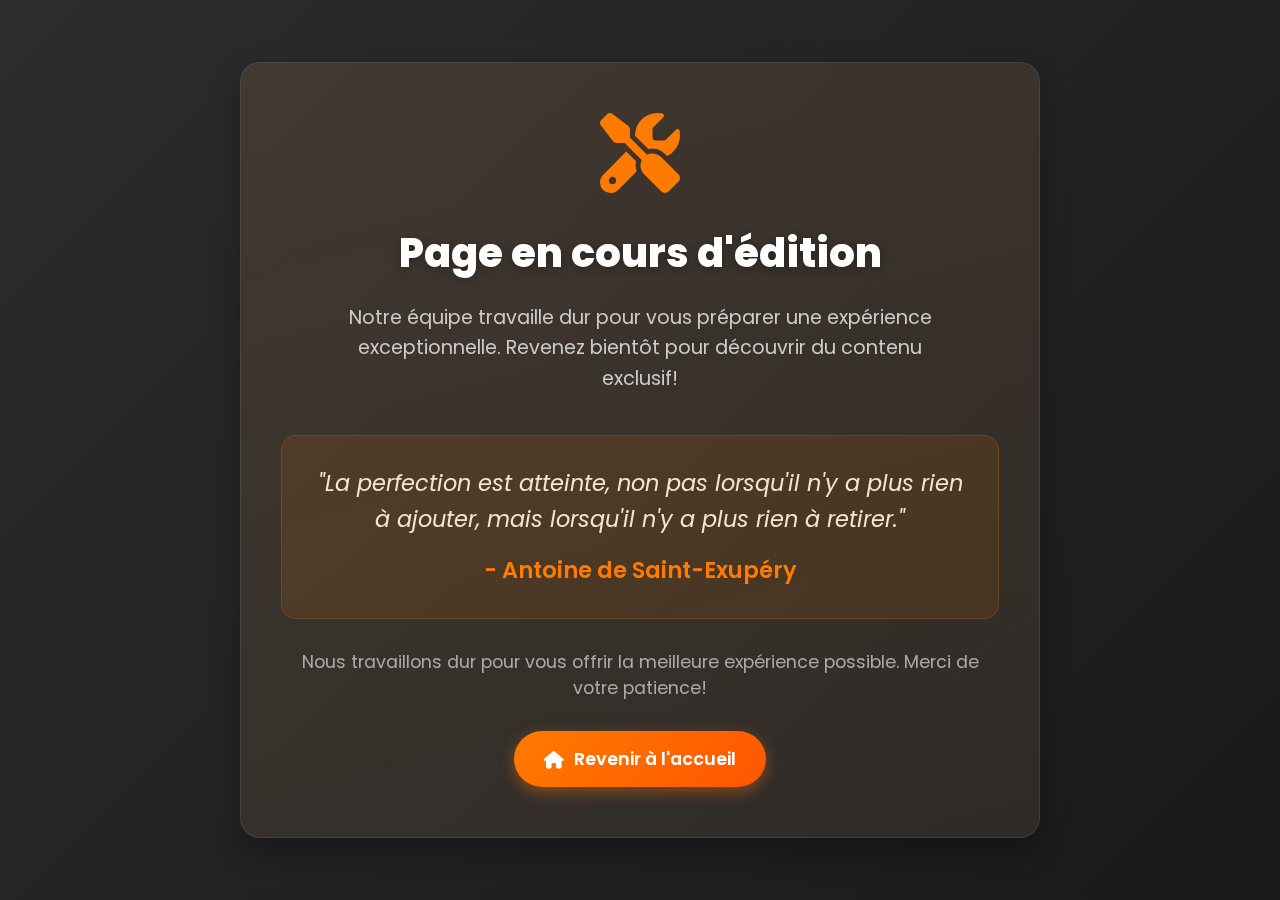
<file: Billeterie.html>
<!DOCTYPE html>
<html lang="fr">
<head>
    <meta charset="UTF-8">
    <meta name="viewport" content="width=device-width, initial-scale=1.0">
    <title>Page en cours d'édition - Festizik</title>
    <link rel="stylesheet" href="https://cdnjs.cloudflare.com/ajax/libs/font-awesome/6.4.0/css/all.min.css">
    <link href="https://fonts.googleapis.com/css2?family=Poppins:wght@300;400;500;600;700;800&display=swap" rel="stylesheet">
    <style>
        /* ===== STYLES GÉNÉRAUX ===== */
        * {
            margin: 0;
            padding: 0;
            box-sizing: border-box;
            font-family: 'Poppins', sans-serif;
        }

        body {
            overflow-x: hidden;
            color: #333;
            background: linear-gradient(135deg, #2c2c2c 0%, #1a1a1a 100%);
            min-height: 100vh;
            display: flex;
            justify-content: center;
            align-items: center;
            padding: 20px;
        }

        /* ===== CONTAINER PRINCIPAL ===== */
        .container {
            background: rgba(255, 255, 255, 0.05);
            backdrop-filter: blur(16px);
            -webkit-backdrop-filter: blur(16px);
            border-radius: 20px;
            box-shadow: 0 15px 30px rgba(0, 0, 0, 0.3);
            padding: 50px 40px;
            text-align: center;
            max-width: 800px;
            width: 100%;
            position: relative;
            overflow: hidden;
            border: 1px solid rgba(255, 255, 255, 0.1);
        }

        .container::before {
            content: '';
            position: absolute;
            top: -50%;
            left: -50%;
            width: 200%;
            height: 200%;
            background: linear-gradient(
                to bottom right,
                rgba(255, 123, 0, 0.1),
                rgba(255, 123, 0, 0)
            );
            transform: rotate(30deg);
            z-index: 0;
        }

        /* ===== CONTENU ===== */
        .content {
            position: relative;
            z-index: 2;
        }

        .icon-container {
            margin-bottom: 30px;
        }

        .icon {
            font-size: 80px;
            color: #FF7B00;
            animation: pulse 2s infinite;
        }

        h1 {
            font-size: 2.5rem;
            margin-bottom: 20px;
            color: white;
            font-weight: 800;
            text-shadow: 0 2px 10px rgba(0, 0, 0, 0.3);
        }

        .subtitle {
            font-size: 1.2rem;
            color: #ccc;
            margin-bottom: 40px;
            max-width: 600px;
            margin-left: auto;
            margin-right: auto;
            line-height: 1.6;
        }

        /* ===== CARROUSEL DE CITATIONS ===== */
        .quote-carousel {
            background: rgba(255, 123, 0, 0.1);
            border-radius: 15px;
            padding: 30px;
            margin: 30px 0;
            position: relative;
            border: 1px solid rgba(255, 123, 0, 0.2);
        }

        .quote {
            font-size: 1.4rem;
            font-style: italic;
            line-height: 1.6;
            color: #f3e7d1;
            display: none;
            animation: fadeIn 1.5s;
        }

        .quote.active {
            display: block;
        }

        .author {
            display: block;
            margin-top: 15px;
            font-weight: 600;
            color: #FF7B00;
            font-style: normal;
        }

        /* ===== BARRE DE PROGRESSION ===== */
        .progress-container {
            height: 8px;
            width: 100%;
            background-color: rgba(255, 255, 255, 0.1);
            border-radius: 4px;
            margin: 40px 0 30px;
            overflow: hidden;
            position: relative;
        }

        .progress-bar {
            height: 100%;
            width: 0%;
            background: linear-gradient(to right, #FF7B00, #FF5500);
            border-radius: 4px;
            animation: progress 3s infinite;
        }

        .status {
            font-size: 1.1rem;
            color: #aaa;
            margin-bottom: 30px;
        }

        /* ===== BOUTON ACCUEIL ===== */
        .home-button {
            display: inline-flex;
            align-items: center;
            justify-content: center;
            background: linear-gradient(135deg, #FF7B00 0%, #FF5500 100%);
            color: white;
            text-decoration: none;
            padding: 15px 30px;
            border-radius: 50px;
            font-weight: 600;
            font-size: 1.1rem;
            transition: all 0.3s ease;
            box-shadow: 0 5px 15px rgba(255, 123, 0, 0.4);
            border: none;
            cursor: pointer;
            gap: 10px;
        }

        .home-button:hover {
            transform: translateY(-3px);
            box-shadow: 0 8px 20px rgba(255, 123, 0, 0.6);
        }

        .home-button:active {
            transform: translateY(0);
        }

        /* ===== ANIMATIONS ===== */
        @keyframes pulse {
            0% {
                transform: scale(1);
                opacity: 1;
            }
            50% {
                transform: scale(1.1);
                opacity: 0.8;
            }
            100% {
                transform: scale(1);
                opacity: 1;
            }
        }

        @keyframes progress {
            0% {
                width: 0%;
            }
            50% {
                width: 60%;
            }
            100% {
                width: 100%;
            }
        }

        @keyframes fadeIn {
            from {
                opacity: 0;
                transform: translateY(10px);
            }
            to {
                opacity: 1;
                transform: translateY(0);
            }
        }

        /* ===== RESPONSIVE ===== */
        @media (max-width: 768px) {
            h1 {
                font-size: 2rem;
            }
            
            .subtitle {
                font-size: 1.1rem;
            }
            
            .quote {
                font-size: 1.2rem;
            }
            
            .container {
                padding: 30px 20px;
            }
            
            .home-button {
                padding: 12px 25px;
                font-size: 1rem;
            }
            
            .icon {
                font-size: 60px;
            }
        }
    </style>
</head>
<body>
    <div class="container">
        <div class="content">
            <div class="icon-container">
                <i class="fas fa-tools icon"></i>
            </div>
            
            <h1>Page en cours d'édition</h1>
            
            <p class="subtitle">Notre équipe travaille dur pour vous préparer une expérience exceptionnelle. Revenez bientôt pour découvrir du contenu exclusif!</p>
            
            <div class="quote-carousel">
                <div class="quote active">
                    "La perfection est atteinte, non pas lorsqu'il n'y a plus rien à ajouter, mais lorsqu'il n'y a plus rien à retirer."
                    <span class="author">- Antoine de Saint-Exupéry</span>
                </div>
                <div class="quote">
                    "Le travail accompli avec passion mène toujours à de meilleurs résultats."
                    <span class="author">- Anonyme</span>
                </div>
                <div class="quote">
                    "Patience et persévérance sont les clés de toute réalisation valable."
                    <span class="author">- Proverbe français</span>
                </div>
                <div class="quote">
                    "La simplicité est la sophistication suprême."
                    <span class="author">- Léonard de Vinci</span>
                </div>
            </div>
            
            <!-- <div class="progress-container">
                <div class="progress-bar"></div>
            </div> -->
            
            <p class="status">Nous travaillons dur pour vous offrir la meilleure expérience possible. Merci de votre patience!</p>
            
            <button class="home-button" onclick="window.location.href='index.html'">
                <i class="fas fa-home"></i> Revenir à l'accueil
            </button>
        </div>
    </div>

    <script>
        // Carrousel de citations
        const quotes = document.querySelectorAll('.quote');
        let currentQuote = 0;
        
        function showNextQuote() {
            quotes[currentQuote].classList.remove('active');
            
            currentQuote = (currentQuote + 1) % quotes.length;
            
            quotes[currentQuote].classList.add('active');
        }
        
        // Changer de citation toutes les 5 secondes
        setInterval(showNextQuote, 5000);
    </script>
</body>
</html>
</file>
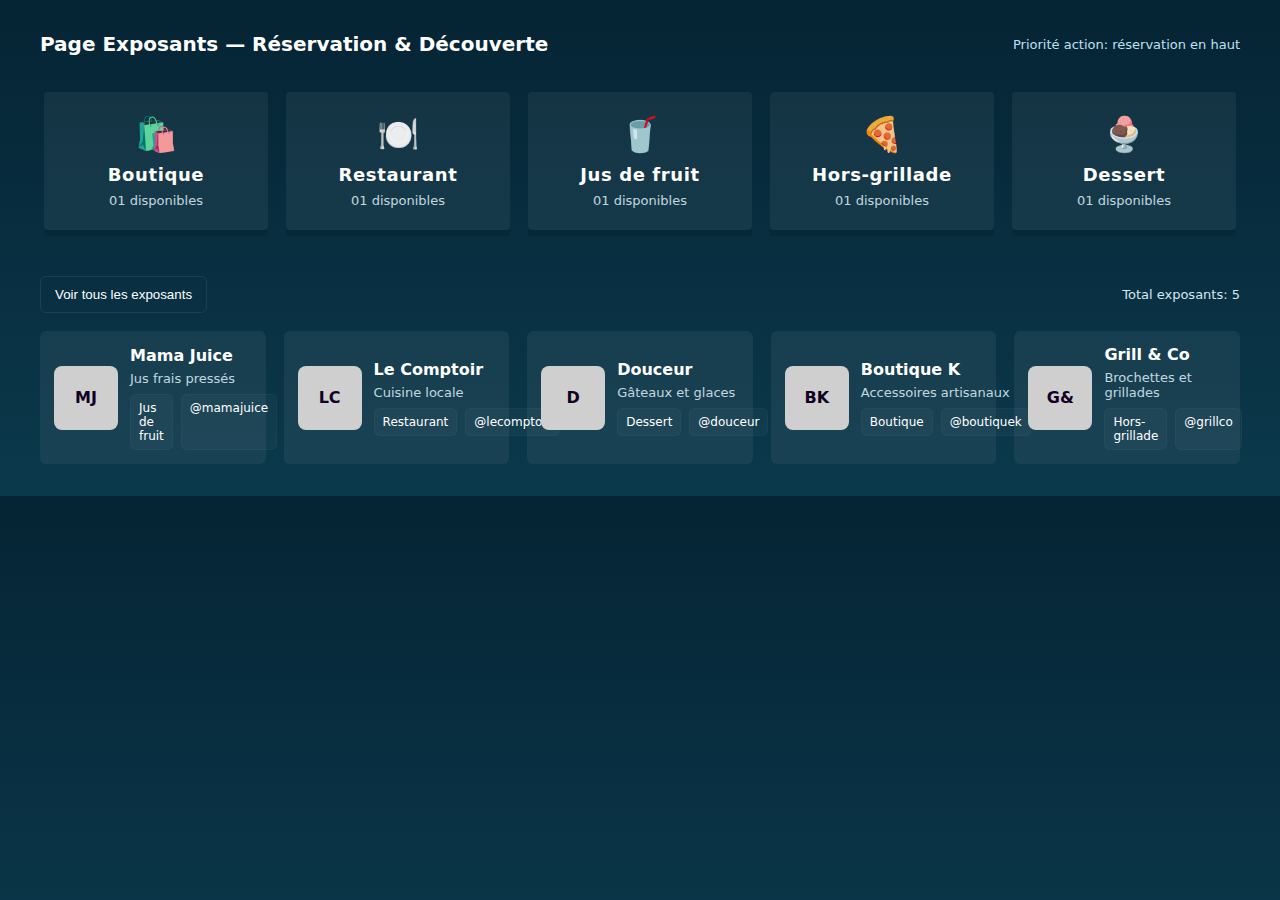
<file: expo.html>
<!doctype html>
<html lang="fr">
<head>
<meta charset="utf-8" />
<meta name="viewport" content="width=device-width,initial-scale=1" />
<title>Exposants — Exemple</title>
<style>
  :root{--bg:#083246;--card:#f4a87a;--accent:#e6452b;--muted:#f0f0f3;--glass:rgba(255,255,255,0.06)}
  body{margin:0;font-family:Inter, system-ui, Arial; background:linear-gradient(#052434, #0b394c); color:#fff; -webkit-font-smoothing:antialiased}
  .wrap{max-width:1200px;margin:32px auto;padding:0 20px;}
  header{display:flex;align-items:center;justify-content:space-between;margin-bottom:18px}
  header h1{font-size:20px;margin:0}
  /* categories */
  .cats{display:flex;gap:18px;overflow-x:auto;padding:18px 4px;margin-bottom:28px}
  .cat{min-width:180px;flex:0 0 auto;background:var(--glass);padding:22px;border-radius:4px;text-align:center;cursor:pointer;box-shadow:0 6px 0 rgba(0,0,0,0.12)}
  .cat .icon{font-size:34px;margin-bottom:10px;opacity:0.95}
  .cat h3{margin:6px 0 8px;font-size:18px;letter-spacing:0.6px}
  .count{font-size:13px;color:#d6e6ef;opacity:0.9}
  /* controls */
  .controls{display:flex;gap:12px;align-items:center;margin-bottom:18px}
  .btn{background:var(--accent);color:#fff;padding:10px 14px;border-radius:6px;border:0;cursor:pointer}
  .btn.secondary{background:transparent;border:1px solid rgba(255,255,255,0.08)}
  /* gallery */
  .grid{display:grid;grid-template-columns:repeat(auto-fill,minmax(220px,1fr));gap:18px}
  .card{background:var(--glass);padding:14px;border-radius:6px;display:flex;gap:12px;align-items:center}
  .thumb{width:64px;height:64px;border-radius:8px;background:#cfcfcf;flex:0 0 64px;display:flex;align-items:center;justify-content:center;color:#102; font-weight:700}
  .meta h4{margin:0 0 6px;font-size:16px}
  .meta p{margin:0;font-size:13px;color:#d6e6ef;opacity:0.9}
  .links{margin-top:8px;display:flex;gap:8px}
  .chip{font-size:12px;padding:6px 8px;border-radius:6px;background:rgba(255,255,255,0.03);border:1px solid rgba(255,255,255,0.03)}
  /* modal */
  .modal-back{position:fixed;inset:0;background:rgba(2,8,12,0.6);display:none;align-items:center;justify-content:center;padding:20px}
  .modal{background:#fff;color:#0b2630;padding:18px;border-radius:8px;max-width:520px;width:100%}
  .modal h3{margin:0 0 10px}
  label{display:block;font-size:13px;margin-top:10px;color:#0b2630}
  input,select,textarea{width:100%;padding:10px;margin-top:6px;border-radius:6px;border:1px solid #e2e8ee;font-size:14px}
  .row{display:flex;gap:10px}
  .row .col{flex:1}
  .modal-footer{display:flex;justify-content:flex-end;gap:8px;margin-top:12px}
  .hidden{display:none}
  /* responsive */
  @media (max-width:520px){.cats{gap:12px}.cat{min-width:150px;padding:16px}}
</style>
</head>
<body>
  <div class="wrap">
    <header>
      <h1>Page Exposants — Réservation & Découverte</h1>
      <div style="font-size:13px;color:#bfe0f0">Priorité action: réservation en haut</div>
    </header>

    <!-- Catégories (prioritaires) -->
    <section>
      <div class="cats" id="categories"></div>
    </section>

    <div class="controls">
      <button class="btn secondary" id="showAll">Voir tous les exposants</button>
      <div style="margin-left:auto;color:#d6e6ef;font-size:13px" id="statusInfo"></div>
    </div>

    <!-- Galerie exposants -->
    <section>
      <div class="grid" id="gallery"></div>
    </section>
  </div>

  <!-- Modal réservation -->
  <div class="modal-back" id="modal">
    <div class="modal" role="dialog" aria-modal="true">
      <h3 id="modalTitle">Réserver un stand</h3>
      <form id="formReservation">
        <label>Catégorie</label>
        <input type="text" id="fCategory" readonly />
        <label>Nom de l'exposant</label>
        <input id="fName" required />
        <div class="row">
          <div class="col">
            <label>Téléphone / WhatsApp</label>
            <input id="fPhone" />
          </div>
          <div class="col">
            <label>Réseau / site</label>
            <input id="fLink" placeholder="Facebook, Instagram, site..." />
          </div>
        </div>
        <label>Brève description</label>
        <textarea id="fDesc" rows="3" placeholder="Ex: Vente de beignets et jus fraichement préparés"></textarea>

        <div class="modal-footer">
          <button type="button" class="btn secondary" id="cancelBtn">Annuler</button>
          <button class="btn" type="submit">Réserver</button>
        </div>
      </form>
    </div>
  </div>

<script>
/*
 Exemple fonctionnel:
 - Clic sur une catégorie ouvre modal de réservation
 - Filtrer la galerie par catégorie
 - Valider le formulaire ajoute un exposant et met à jour les compteurs
*/

// données exemples
const exhibitors = [
  {id:1,name:'Mama Juice',cat:'Jus de fruit',desc:'Jus frais pressés',link:'@mamajuice'},
  {id:2,name:'Le Comptoir',cat:'Restaurant',desc:'Cuisine locale',link:'@lecomptoir'},
  {id:3,name:'Douceur',cat:'Dessert',desc:'Gâteaux et glaces',link:'@douceur'},
  {id:4,name:'Boutique K',cat:'Boutique',desc:'Accessoires artisanaux',link:'@boutiquek'},
  {id:5,name:'Grill & Co',cat:'Hors-grillade',desc:'Brochettes et grillades',link:'@grillco'},
];

const categoriesList = [
  {key:'Boutique', icon:'🛍️'},
  {key:'Restaurant', icon:'🍽️'},
  {key:'Jus de fruit', icon:'🥤'},
  {key:'Hors-grillade', icon:'🍕'},
  {key:'Dessert', icon:'🍨'}
];

const catsEl = document.getElementById('categories');
const galleryEl = document.getElementById('gallery');
const statusInfo = document.getElementById('statusInfo');
const modal = document.getElementById('modal');
const fCategory = document.getElementById('fCategory');
const form = document.getElementById('formReservation');
const showAll = document.getElementById('showAll');
const cancelBtn = document.getElementById('cancelBtn');

let activeFilter = null;

// calc counts per category
function countsByCategory(){
  const map = {};
  for(const c of categoriesList) map[c.key]=0;
  for(const e of exhibitors){
    if(map[e.cat]!==undefined) map[e.cat]++; else map[e.cat]=1;
  }
  return map;
}

function renderCategories(){
  const counts = countsByCategory();
  catsEl.innerHTML = '';
  categoriesList.forEach(c=>{
    const card = document.createElement('div'); card.className='cat';
    card.innerHTML = `<div class="icon">${c.icon}</div>
      <h3>${c.key}</h3>
      <div class="count">${String(counts[c.key] || 0).padStart(2,'0')} disponibles</div>`;
    // clic ouvre modal pour réservation
    card.addEventListener('click', ()=> openModalFor(c.key));
    // clic droit filtre la galerie (utile pour test)
    card.addEventListener('contextmenu', e=>{ e.preventDefault(); filterByCategory(c.key); });
    catsEl.appendChild(card);
  });
}

function renderGallery(filter=null){
  galleryEl.innerHTML='';
  const list = filter ? exhibitors.filter(x=>x.cat===filter) : exhibitors;
  if(!list.length){
    galleryEl.innerHTML = `<div style="grid-column:1/-1;color:#d6e6ef;padding:10px">Aucun exposant trouvé.</div>`;
    statusInfo.textContent = filter ? `Filtre: ${filter} (${list.length})` : `Total exposants: ${exhibitors.length}`;
    return;
  }
  list.forEach(e=>{
    const card = document.createElement('div'); card.className='card';
    const thumb = document.createElement('div'); thumb.className='thumb'; thumb.textContent = e.name.split(' ').map(s=>s[0]).slice(0,2).join('');
    const meta = document.createElement('div'); meta.className='meta';
    meta.innerHTML = `<h4>${e.name}</h4><p>${e.desc || ''}</p>
      <div class="links"><span class="chip">${e.cat}</span><span class="chip">${e.link||''}</span></div>`;
    card.appendChild(thumb); card.appendChild(meta);
    galleryEl.appendChild(card);
  });
  statusInfo.textContent = filter ? `Filtre: ${filter} (${list.length})` : `Total exposants: ${exhibitors.length}`;
}

function openModalFor(category){
  fCategory.value = category;
  document.getElementById('modalTitle').textContent = `Réserver une place — ${category}`;
  modal.style.display = 'flex';
  document.getElementById('fName').focus();
}

function closeModal(){
  modal.style.display = 'none';
  form.reset();
}

// filter by category (left click on header categories opens modal; use filter controls too)
function filterByCategory(cat){
  activeFilter = cat;
  renderGallery(cat);
}

// form submit: add exhibitor and update UI
form.addEventListener('submit', (e)=>{
  e.preventDefault();
  const name = document.getElementById('fName').value.trim();
  if(!name) return alert('Nom requis');
  const newEx = {
    id: Date.now(),
    name,
    cat: fCategory.value || 'Autre',
    desc: document.getElementById('fDesc').value.trim(),
    link: document.getElementById('fLink').value.trim()
  };
  exhibitors.push(newEx);
  closeModal();
  renderCategories();
  renderGallery(activeFilter);
  alert('Réservation enregistrée. Merci.');
});

cancelBtn.addEventListener('click', closeModal);
showAll.addEventListener('click', ()=>{ activeFilter=null; renderGallery(null); });

// close modal when clicking outside content
modal.addEventListener('click', (e)=>{ if(e.target === modal) closeModal(); });

// init
renderCategories();
renderGallery();
</script>
</body>
</html>
</file>
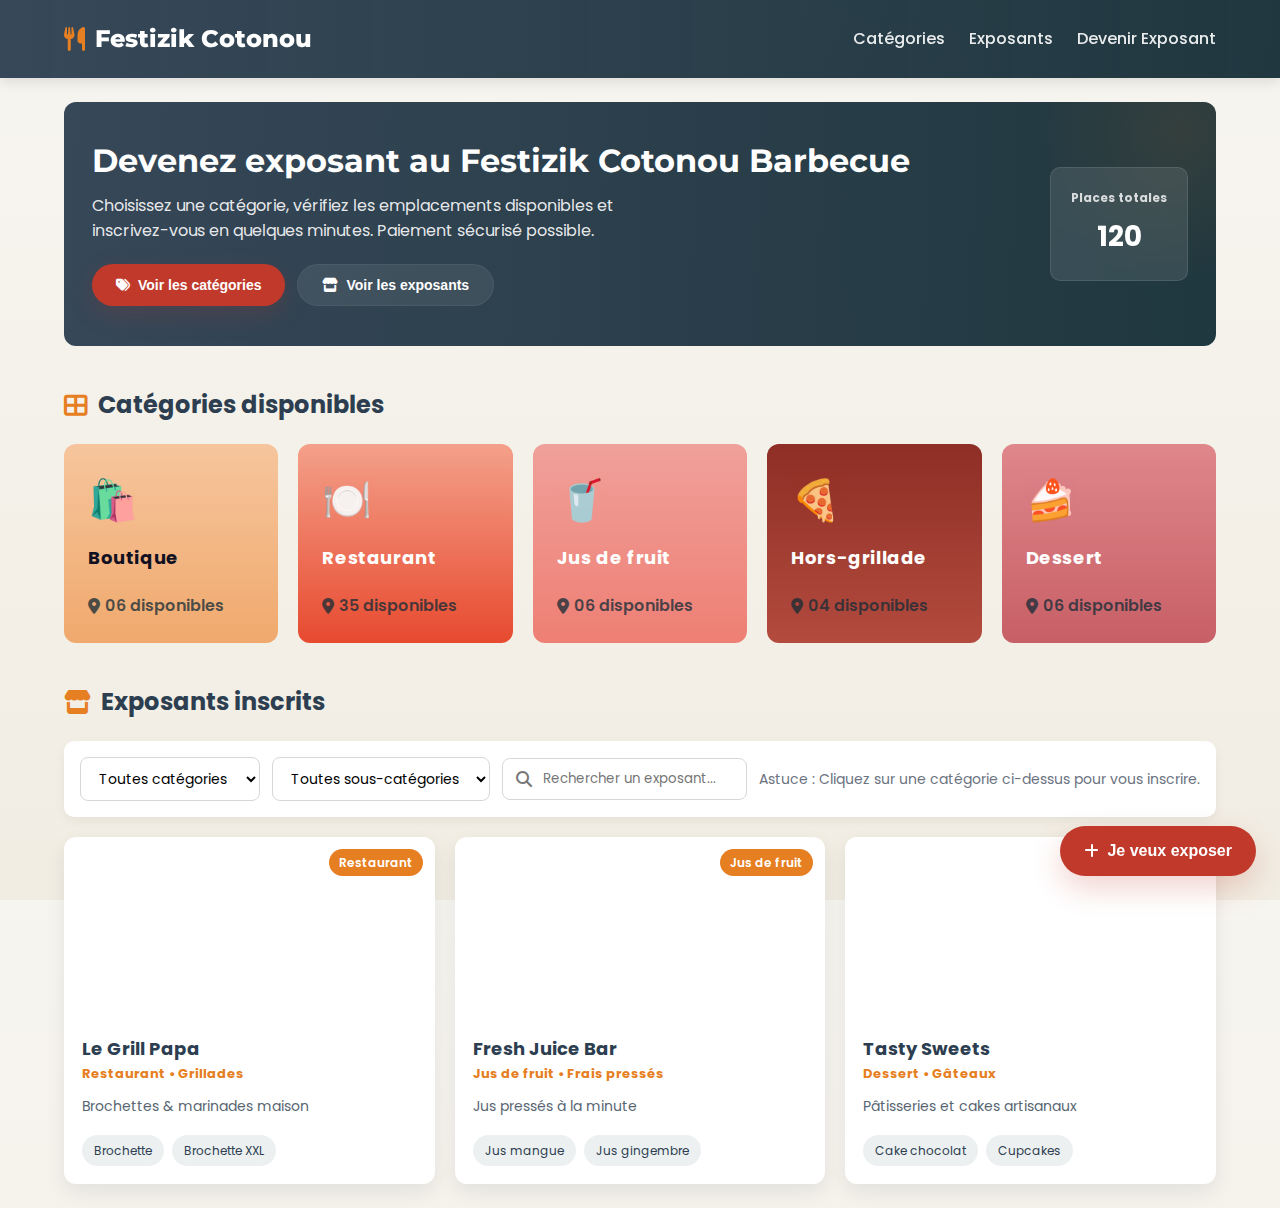
<file: ok.html>
<!DOCTYPE html>
<html lang="fr">

<head>
    <meta charset="UTF-8">
    <meta name="viewport" content="width=device-width, initial-scale=1.0">
    <title>Exposants — Festizik Cotonou Barbecue</title>
    <link rel="preconnect" href="https://fonts.googleapis.com">
    <link rel="preconnect" href="https://fonts.gstatic.com" crossorigin>
    <link
        href="https://fonts.googleapis.com/css2?family=Poppins:wght@300;400;600;700&family=Montserrat:wght@600;800&display=swap"
        rel="stylesheet">
    <link rel="stylesheet" href="https://cdnjs.cloudflare.com/ajax/libs/font-awesome/6.4.0/css/all.min.css">
    <style>
        :root {
            --red: #C0392B;
            --orange: #E67E22;
            --yellow: #F1C40F;
            --dark: #2C3E50;
            --muted: #ECF0F1;
            --bg: #0f2b3a;
            --card-bg: #ffffff;
            --success: #27AE60;
            --info: #3498DB;
        }

        * {
            box-sizing: border-box;
            margin: 0;
            padding: 0;
        }

        html,
        body {
            height: 100%;
            scroll-behavior: smooth;
        }

        body {
            font-family: "Poppins", system-ui, Arial;
            background: linear-gradient(180deg, #f7f5f0, #f1ede3);
            color: #223;
            -webkit-font-smoothing: antialiased;
            -moz-osx-font-smoothing: grayscale;
            padding: 0;
            line-height: 1.6;
        }

        .page {
            max-width: 1200px;
            margin: 0 auto;
            padding: 24px;
        }

        /* HEADER */
        .header {
            background: linear-gradient(90deg, rgba(44, 62, 80, 0.95), rgba(8, 35, 44, 0.9));
            color: white;
            padding: 20px 0;
            position: sticky;
            top: 0;
            z-index: 1000;
            box-shadow: 0 4px 12px rgba(0, 0, 0, 0.1);
        }

        .header-content {
            max-width: 1200px;
            margin: 0 auto;
            padding: 0 24px;
            display: flex;
            justify-content: space-between;
            align-items: center;
        }

        .logo {
            font-family: "Montserrat", sans-serif;
            font-weight: 800;
            font-size: 24px;
            display: flex;
            align-items: center;
            gap: 10px;
        }

        .logo-icon {
            color: var(--orange);
        }

        .nav-links {
            display: flex;
            gap: 24px;
        }

        .nav-link {
            color: rgba(255, 255, 255, 0.9);
            text-decoration: none;
            font-weight: 500;
            transition: color 0.3s;
            cursor: pointer;
        }

        .nav-link:hover {
            color: white;
        }

        /* HERO */
        .hero {
            background: linear-gradient(90deg, rgba(44, 62, 80, 0.95), rgba(8, 35, 44, 0.9));
            color: white;
            padding: 40px 28px;
            border-radius: 12px;
            display: flex;
            gap: 30px;
            align-items: center;
            margin-bottom: 30px;
            position: relative;
            overflow: hidden;
        }

        .hero::before {
            content: "";
            position: absolute;
            top: -50%;
            right: -10%;
            width: 300px;
            height: 300px;
            background: radial-gradient(circle, rgba(230, 126, 34, 0.1) 0%, transparent 70%);
            border-radius: 50%;
        }

        .hero-left {
            flex: 1;
            z-index: 1;
        }

        .hero h1 {
            font-family: "Montserrat";
            font-size: 32px;
            margin: 0 0 12px;
            line-height: 1.2;
        }

        .hero p {
            margin: 0;
            color: rgba(255, 255, 255, 0.9);
            font-size: 16px;
            max-width: 600px;
        }

        .hero-actions {
            display: flex;
            gap: 12px;
            margin-top: 20px;
            flex-wrap: wrap;
        }

        .btn {
            padding: 12px 24px;
            border-radius: 999px;
            border: 0;
            cursor: pointer;
            font-weight: 600;
            font-size: 14px;
            transition: all 0.3s ease;
            display: inline-flex;
            align-items: center;
            gap: 8px;
        }

        .btn-cta {
            background: var(--red);
            color: white;
            box-shadow: 0 8px 24px rgba(192, 57, 43, 0.18);
        }

        .btn-cta:hover {
            background: #a53125;
            transform: translateY(-2px);
            box-shadow: 0 12px 28px rgba(192, 57, 43, 0.25);
        }

        .btn-secondary {
            background: rgba(255, 255, 255, 0.08);
            color: white;
            border: 1px solid rgba(255, 255, 255, 0.06);
        }

        .btn-secondary:hover {
            background: rgba(255, 255, 255, 0.15);
            transform: translateY(-2px);
        }

        .hero-right {
            min-width: 240px;
            text-align: right;
            z-index: 1;
        }

        .stats-card {
            background: rgba(255, 255, 255, 0.1);
            backdrop-filter: blur(10px);
            padding: 20px;
            border-radius: 10px;
            border: 1px solid rgba(255, 255, 255, 0.1);
            display: inline-block;
            font-weight: 700;
            text-align: center;
        }

        .stats-label {
            font-size: 12px;
            color: rgba(255, 255, 255, 0.8);
            margin-bottom: 8px;
        }

        .stats-value {
            font-size: 28px;
            color: white;
        }

        /* CATEGORIES GRID */
        .categories-section {
            margin-top: 40px;
        }

        .section-title {
            margin: 0 0 20px;
            font-size: 24px;
            font-weight: 700;
            color: var(--dark);
            display: flex;
            align-items: center;
            gap: 10px;
        }

        .section-title i {
            color: var(--orange);
        }

        .categories {
            display: grid;
            grid-template-columns: repeat(5, 1fr);
            gap: 20px;
            align-items: stretch;
        }

        .cat-card {
            background: linear-gradient(180deg, #ffd5b7, #f7c499);
            border-radius: 12px;
            padding: 24px;
            color: #142b36;
            display: flex;
            flex-direction: column;
            justify-content: space-between;
            cursor: pointer;
            min-height: 180px;
            transition: transform 0.3s, box-shadow 0.3s;
            position: relative;
            overflow: hidden;
        }

        .cat-card::before {
            content: "";
            position: absolute;
            top: 0;
            left: 0;
            right: 0;
            height: 4px;
            background: var(--orange);
            transform: scaleX(0);
            transition: transform 0.3s;
        }

        .cat-card:hover {
            transform: translateY(-8px);
            box-shadow: 0 18px 40px rgba(16, 24, 40, 0.15);
        }

        .cat-card:hover::before {
            transform: scaleX(1);
        }

        .cat-icon {
            font-size: 40px;
            opacity: 0.95;
            margin-bottom: 12px;
        }

        .cat-title {
            font-weight: 700;
            font-size: 18px;
            letter-spacing: 0.6px;
            margin-bottom: 8px;
        }

        .cat-sub {
            margin-top: 12px;
            color: rgba(20, 43, 54, 0.75);
            font-weight: 600;
            display: flex;
            align-items: center;
            gap: 5px;
        }

        /* categories color variants */
        .cat-restaurant {
            background: linear-gradient(180deg, #f4a08a, #e74a2f);
            color: white
        }

        .cat-shop {
            background: linear-gradient(180deg, #f6c59d, #f0a96d);
            color: #112
        }

        .cat-juice {
            background: linear-gradient(180deg, #f0a09a, #ee7f74);
            color: white
        }

        .cat-hors {
            background: linear-gradient(180deg, #8e2e25, #b34b3e);
            color: white
        }

        .cat-dessert {
            background: linear-gradient(180deg, #df878b, #c75f66);
            color: white
        }

        /* EXHIBITORS SECTION */
        .exhibitors-section {
            margin-top: 40px;
        }

        .controls {
            display: flex;
            gap: 12px;
            align-items: center;
            margin-bottom: 20px;
            flex-wrap: wrap;
            background: white;
            padding: 16px;
            border-radius: 10px;
            box-shadow: 0 4px 12px rgba(0, 0, 0, 0.05);
        }

        .filter-select {
            padding: 10px 14px;
            border-radius: 8px;
            border: 1px solid #d7d7d7;
            background: white;
            font-family: "Poppins";
            min-width: 180px;
        }

        .search-box {
            position: relative;
            flex: 1;
            min-width: 200px;
        }

        .search-box input {
            width: 100%;
            padding: 10px 14px 10px 40px;
            border-radius: 8px;
            border: 1px solid #d7d7d7;
            font-family: "Poppins";
        }

        .search-icon {
            position: absolute;
            left: 14px;
            top: 50%;
            transform: translateY(-50%);
            color: #777;
        }

        .exhibitors-grid {
            display: grid;
            grid-template-columns: repeat(3, 1fr);
            gap: 20px;
        }

        .exhibitor-card {
            background: white;
            border-radius: 12px;
            overflow: hidden;
            box-shadow: 0 8px 20px rgba(16, 24, 40, 0.08);
            display: flex;
            flex-direction: column;
            transition: transform 0.3s, box-shadow 0.3s;
        }

        .exhibitor-card:hover {
            transform: translateY(-5px);
            box-shadow: 0 12px 28px rgba(16, 24, 40, 0.12);
        }

        .exhibitor-media {
            height: 180px;
            background-size: cover;
            background-position: center;
            position: relative;
        }

        .exhibitor-badge {
            position: absolute;
            top: 12px;
            right: 12px;
            background: var(--orange);
            color: white;
            padding: 4px 10px;
            border-radius: 999px;
            font-size: 12px;
            font-weight: 600;
        }

        .exhibitor-body {
            padding: 18px;
            display: flex;
            flex-direction: column;
            gap: 10px;
            flex: 1;
        }

        .exhibitor-title {
            font-weight: 700;
            font-size: 18px;
            color: var(--dark);
        }

        .exhibitor-cat {
            font-size: 13px;
            color: var(--orange);
            font-weight: 700;
        }

        .exhibitor-desc {
            font-size: 14px;
            color: #586672;
            flex: 1;
        }

        .exhibitor-products {
            display: flex;
            gap: 8px;
            flex-wrap: wrap;
            margin-top: 8px;
        }

        .chip {
            background: var(--muted);
            padding: 6px 12px;
            border-radius: 999px;
            font-size: 12px;
            color: var(--dark);
        }

        /* CTA floating */
        .float-cta {
            position: fixed;
            right: 24px;
            bottom: 24px;
            z-index: 1200;
        }

        .float-cta .btn {
            box-shadow: 0 12px 30px rgba(192, 57, 43, 0.22);
            padding: 16px 24px;
            font-size: 16px;
        }

        /* MODAL */
        .modal-back {
            position: fixed;
            inset: 0;
            background: rgba(8, 12, 16, 0.7);
            display: none;
            align-items: center;
            justify-content: center;
            padding: 20px;
            z-index: 1500;
            backdrop-filter: blur(5px);
        }

        .modal {
            background: white;
            border-radius: 16px;
            max-width: 920px;
            width: 100%;
            overflow: hidden;
            display: flex;
            flex-direction: column;
            max-height: 92vh;
            box-shadow: 0 25px 50px rgba(0, 0, 0, 0.25);
            animation: modalAppear 0.3s ease-out;
        }

        @keyframes modalAppear {
            from {
                opacity: 0;
                transform: scale(0.9);
            }

            to {
                opacity: 1;
                transform: scale(1);
            }
        }

        .modal-head {
            display: flex;
            justify-content: space-between;
            align-items: center;
            padding: 20px 24px;
            border-bottom: 1px solid #eee;
            background: linear-gradient(90deg, #f8f9fa, #f1f3f4);
        }

        .modal-body {
            padding: 24px;
            overflow: auto;
        }

        .close-btn {
            background: none;
            border: 0;
            font-weight: 700;
            font-size: 20px;
            cursor: pointer;
            color: #777;
            width: 36px;
            height: 36px;
            border-radius: 50%;
            display: flex;
            align-items: center;
            justify-content: center;
            transition: background 0.2s;
        }

        .close-btn:hover {
            background: #f0f0f0;
        }

        /* Sub-cats grid */
        .subgrid {
            display: grid;
            grid-template-columns: repeat(3, 1fr);
            gap: 16px;
        }

        .subcard {
            padding: 20px;
            border-radius: 10px;
            background: linear-gradient(180deg, #fff, #fff);
            border: 1px solid #f0f0f0;
            cursor: pointer;
            transition: transform 0.2s, box-shadow 0.2s;
            display: flex;
            flex-direction: column;
            gap: 8px;
        }

        .subcard:hover {
            transform: translateY(-6px);
            box-shadow: 0 12px 30px rgba(16, 24, 40, 0.08);
            border-color: var(--orange);
        }

        .sub-title {
            font-weight: 700;
            color: var(--dark);
            font-size: 16px;
        }

        .sub-places {
            font-size: 14px;
            color: #586672;
            display: flex;
            align-items: center;
            gap: 5px;
        }

        /* FORM */
        .form-row {
            display: flex;
            gap: 16px;
            flex-wrap: wrap;
            margin-top: 16px;
        }

        .field {
            flex: 1;
            min-width: 200px;
            display: flex;
            flex-direction: column;
            gap: 8px;
        }

        .field label {
            font-weight: 600;
            color: var(--dark);
            font-size: 14px;
        }

        input[type="text"],
        input[type="email"],
        textarea,
        select {
            padding: 12px;
            border-radius: 8px;
            border: 1px solid #e6e6e6;
            font-size: 14px;
            font-family: "Poppins";
            transition: border 0.3s;
        }

        input[type="text"]:focus,
        input[type="email"]:focus,
        textarea:focus,
        select:focus {
            outline: none;
            border-color: var(--orange);
            box-shadow: 0 0 0 3px rgba(230, 126, 34, 0.1);
        }

        textarea {
            min-height: 100px;
            resize: vertical;
        }

        .pay-methods {
            display: flex;
            gap: 10px;
            flex-wrap: wrap;
            margin-top: 10px;
        }

        .pay-btn {
            padding: 12px 16px;
            border-radius: 8px;
            border: 1px solid #e5e5e5;
            background: white;
            cursor: pointer;
            flex: 1;
            min-width: 120px;
            display: flex;
            align-items: center;
            gap: 8px;
            transition: all 0.3s;
        }

        .pay-btn.active {
            border-color: var(--red);
            box-shadow: 0 6px 18px rgba(192, 57, 43, 0.08);
            background: rgba(192, 57, 43, 0.05);
        }

        .form-actions {
            display: flex;
            gap: 12px;
            justify-content: flex-end;
            margin-top: 20px;
            padding-top: 16px;
            border-top: 1px solid #eee;
        }

        /* tiny notice */
        .note {
            font-size: 14px;
            color: #6b7280;
            line-height: 1.5;
        }

        /* Success message */
        .success-message {
            background: rgba(39, 174, 96, 0.1);
            border: 1px solid rgba(39, 174, 96, 0.2);
            border-radius: 8px;
            padding: 16px;
            margin-top: 16px;
            display: none;
        }

        .success-message.show {
            display: block;
            animation: fadeIn 0.5s;
        }

        @keyframes fadeIn {
            from {
                opacity: 0;
            }

            to {
                opacity: 1;
            }
        }

        /* Progress bar */
        .progress-bar {
            height: 4px;
            background: #f0f0f0;
            border-radius: 2px;
            margin: 20px 0;
            overflow: hidden;
        }

        .progress {
            height: 100%;
            background: var(--orange);
            width: 0%;
            transition: width 0.5s ease;
        }

        /* RESPONSIVENESS */
        @media (max-width: 1100px) {
            .categories {
                grid-template-columns: repeat(3, 1fr)
            }

            .exhibitors-grid {
                grid-template-columns: repeat(2, 1fr)
            }

            .subgrid {
                grid-template-columns: repeat(2, 1fr)
            }
        }

        @media (max-width: 768px) {
            .header-content {
                flex-direction: column;
                gap: 15px;
            }

            .nav-links {
                gap: 15px;
            }

            .hero {
                flex-direction: column;
                align-items: flex-start;
                padding: 30px 20px;
            }

            .hero-right {
                text-align: left;
                width: 100%;
            }

            .stats-card {
                width: 100%;
            }

            .categories {
                grid-template-columns: repeat(2, 1fr)
            }

            .exhibitors-grid {
                grid-template-columns: 1fr
            }

            .subgrid {
                grid-template-columns: 1fr
            }

            .cat-card {
                min-height: 160px
            }

            .controls {
                flex-direction: column;
                align-items: stretch;
            }

            .search-box {
                min-width: 100%;
            }

            .form-row {
                flex-direction: column;
            }

            .field {
                min-width: 100%;
            }

            .pay-btn {
                min-width: 100%;
            }
        }

        @media (max-width: 480px) {
            .page {
                padding: 16px;
            }

            .categories {
                grid-template-columns: 1fr
            }

            .hero h1 {
                font-size: 26px
            }

            .btn {
                width: 100%;
                justify-content: center;
            }

            .hero-actions {
                flex-direction: column;
            }
        }
    </style>
</head>

<body>
    <!-- HEADER -->
    <header class="header">
        <div class="header-content">
            <div class="logo">
                <i class="fas fa-utensils logo-icon"></i>
                <span>Festizik Cotonou</span>
            </div>
            <nav class="nav-links">
                <a class="nav-link" data-scroll="categories-section">Catégories</a>
                <a class="nav-link" data-scroll="exhibitors-section">Exposants</a>
                <a class="nav-link" id="header-expose">Devenir Exposant</a>
            </nav>
        </div>
    </header>

    <div class="page">
        <!-- HERO -->
        <div class="hero" role="banner" aria-labelledby="hero-title">
            <div class="hero-left">
                <h1 id="hero-title">Devenez exposant au Festizik Cotonou Barbecue</h1>
                <p>Choisissez une catégorie, vérifiez les emplacements disponibles et inscrivez-vous en quelques
                    minutes. Paiement sécurisé possible.</p>
                <div class="hero-actions">
                    <button class="btn btn-cta" id="jump-categories">
                        <i class="fas fa-tags"></i> Voir les catégories
                    </button>
                    <button class="btn btn-secondary" id="jump-list">
                        <i class="fas fa-store"></i> Voir les exposants
                    </button>
                </div>
            </div>
            <div class="hero-right">
                <div class="stats-card">
                    <div class="stats-label">Places totales</div>
                    <div class="stats-value">120</div>
                </div>
            </div>
        </div>

        <!-- CATEGORIES -->
        <section class="categories-section" id="categories-section">
            <h2 class="section-title">
                <i class="fas fa-th-large"></i> Catégories disponibles
            </h2>
            <div class="categories" id="categories"></div>
        </section>

        <!-- EXHIBITORS -->
        <section class="exhibitors-section" id="exhibitors-section">
            <h2 class="section-title">
                <i class="fas fa-store"></i> Exposants inscrits
            </h2>
            <div class="controls">
                <select id="filter-category" class="filter-select">
                    <option value="">Toutes catégories</option>
                </select>
                <select id="filter-sub" class="filter-select">
                    <option value="">Toutes sous-catégories</option>
                </select>
                <div class="search-box">
                    <i class="fas fa-search search-icon"></i>
                    <input id="search" placeholder="Rechercher un exposant..." />
                </div>
                <div class="note">Astuce : Cliquez sur une catégorie ci-dessus pour vous inscrire.</div>
            </div>

            <div class="exhibitors-grid" id="exhibitors-grid" aria-live="polite"></div>
        </section>
    </div>

    <!-- FLOAT CTA -->
    <div class="float-cta">
        <button class="btn btn-cta" id="float-expose">
            <i class="fas fa-plus"></i> Je veux exposer
        </button>
    </div>

    <!-- MODAL -->
    <div class="modal-back" id="modalBack" role="dialog" aria-modal="true" aria-hidden="true">
        <div class="modal" role="document">
            <div class="modal-head">
                <div>
                    <strong id="modalTitle">Choisissez une sous-catégorie</strong>
                    <div id="modalSubtitle" style="font-size:14px;color:#6b7280">Places restantes : <span
                            id="modalPlaces">0</span></div>
                </div>
                <div>
                    <button class="close-btn" id="modalClose" aria-label="Fermer">✕</button>
                </div>
            </div>
            <div class="modal-body">
                <div id="modalContent">
                    <!-- Progress bar -->
                    <div class="progress-bar">
                        <div class="progress" id="progressBar"></div>
                    </div>

                    <!-- Subcategories list -->
                    <div id="subList" class="subgrid"></div>

                    <hr style="margin:20px 0">

                    <!-- Form (hidden until user picks subcategory) -->
                    <div id="formWrap" style="display:none">
                        <h4 style="margin:0 0 12px">Formulaire d'inscription</h4>
                        <div class="note">Remplissez les informations ci-dessous. Le paiement est simulé pour cette
                            démo.</div>

                        <div class="form-row">
                            <div class="field">
                                <label for="inpName">Nom de l'exposant</label>
                                <input type="text" id="inpName" placeholder="Ex : Le Grill Papa">
                            </div>
                            <div class="field">
                                <label for="inpEmail">Email</label>
                                <input type="email" id="inpEmail" placeholder="contact@exemple.com">
                            </div>
                            <div class="field">
                                <label for="inpPhone">Téléphone</label>
                                <input type="text" id="inpPhone" placeholder="+229 6X XX XX XX">
                            </div>
                        </div>

                        <div class="form-row">
                            <div class="field">
                                <label for="inpDesc">Courte description</label>
                                <textarea id="inpDesc" placeholder="2-3 lignes sur votre offre"></textarea>
                            </div>
                            <div class="field">
                                <label for="inpProducts">Produit(s) phares (séparés par des virgules)</label>
                                <input type="text" id="inpProducts" placeholder="Brochette, Attiéké, Jus de gingembre">
                            </div>
                        </div>

                        <div style="margin-top:16px">
                            <label>Mode de paiement</label>
                            <div class="pay-methods">
                                <button class="pay-btn" data-method="momo">
                                    <i class="fas fa-mobile-alt"></i> Mobile Money
                                </button>
                                <button class="pay-btn" data-method="card">
                                    <i class="fas fa-credit-card"></i> Carte bancaire
                                </button>
                                <button class="pay-btn" data-method="offline">
                                    <i class="fas fa-handshake"></i> Réserver & Payer sur place
                                </button>
                            </div>
                            <div id="payNotice" class="note" style="margin-top:10px">Montant : <strong id="payAmount">0
                                    FCFA</strong></div>
                        </div>

                        <div class="form-actions">
                            <button class="btn btn-secondary" id="formCancel">Annuler</button>
                            <button class="btn btn-cta" id="formSubmit">
                                <i class="fas fa-lock"></i> Payer & S'inscrire
                            </button>
                        </div>
                    </div>

                    <!-- Success -->
                    <div id="successWrap" style="display:none;margin-top:12px">
                        <div class="success-message show">
                            <h3 style="color:var(--success);margin-bottom:8px">
                                <i class="fas fa-check-circle"></i> Inscription réussie !
                            </h3>
                            <p>Votre inscription a été prise en compte. Un email de confirmation vous sera envoyé.</p>
                            <div style="margin-top:16px;text-align:right">
                                <button class="btn btn-secondary" id="successClose">Fermer</button>
                            </div>
                        </div>
                    </div>
                </div>
            </div>
        </div>
    </div>

    <script>
        /* ====== DATA (simulated) ====== */
        const categoriesData = [
            {
                id: 'shop', title: 'Boutique', icon: '🛍️', class: 'cat-shop', places: 6, subs: [
                    { id: 'clothes', title: 'Vêtements', places: 2 },
                    { id: 'goods', title: 'Goodies', places: 3 }
                ]
            },
            {
                id: 'restaurant', title: 'Restaurant', icon: '🍽️', class: 'cat-restaurant', places: 35, subs: [
                    { id: 'grill', title: 'Grillades', places: 18 },
                    { id: 'pizza', title: 'Pizza', places: 5 },
                    { id: 'burgers', title: 'Burgers', places: 6 },
                    { id: 'local', title: 'Cuisine locale', places: 6 }
                ]
            },
            {
                id: 'juice', title: 'Jus de fruit', icon: '🥤', class: 'cat-juice', places: 6, subs: [
                    { id: 'fresh', title: 'Frais pressés', places: 4 },
                    { id: 'smooth', title: 'Smoothies', places: 2 }
                ]
            },
            {
                id: 'hors', title: 'Hors-grillade', icon: '🍕', class: 'cat-hors', places: 4, subs: [
                    { id: 'snack', title: 'Snacks', places: 2 },
                    { id: 'dessert', title: 'Desserts & sucrés', places: 2 }
                ]
            },
            {
                id: 'dessert', title: 'Dessert', icon: '🍰', class: 'cat-dessert', places: 6, subs: [
                    { id: 'cakes', title: 'Gâteaux', places: 3 },
                    { id: 'ice', title: 'Glaces', places: 3 }
                ]
            }
        ];

        let exhibitors = [
            { id: 1, name: 'Le Grill Papa', cat: 'restaurant', sub: 'grill', desc: 'Brochettes & marinades maison', products: ['Brochette', 'Brochette XXL'], img: 'https://images.unsplash.com/photo-1528605248644-14dd04022da1?auto=format&fit=crop&w=1200&q=80' },
            { id: 2, name: 'Fresh Juice Bar', cat: 'juice', sub: 'fresh', desc: 'Jus pressés à la minute', products: ['Jus mangue', 'Jus gingembre'], img: 'https://images.unsplash.com/photo-1506807803488-8eafc153c4c5?auto=format&fit=crop&w=1200&q=80' },
            { id: 3, name: 'Tasty Sweets', cat: 'dessert', sub: 'cakes', desc: 'Pâtisseries et cakes artisanaux', products: ['Cake chocolat', 'Cupcakes'], img: 'https://images.unsplash.com/photo-1541599540903-216a46caad24?auto=format&fit=crop&w=1200&q=80' }
        ];

        let nextExhibitorId = 4;

        /* ====== RENDER CATEGORIES ====== */
        const categoriesEl = document.getElementById('categories');
        const filterCat = document.getElementById('filter-category');
        const filterSub = document.getElementById('filter-sub');
        const exhibitorsGrid = document.getElementById('exhibitors-grid');
        const searchInput = document.getElementById('search');
        const progressBar = document.getElementById('progressBar');

        function renderCategories() {
            categoriesEl.innerHTML = '';
            filterCat.innerHTML = '<option value="">Toutes catégories</option>';
            categoriesData.forEach(cat => {
                // card
                const div = document.createElement('div');
                div.className = `cat-card ${cat.class}`;
                div.tabIndex = 0;
                div.setAttribute('data-cat', cat.id);
                div.innerHTML = `
          <div>
            <div class="cat-icon">${cat.icon}</div>
            <div class="cat-title">${cat.title}</div>
          </div>
          <div class="cat-sub">
            <i class="fas fa-map-marker-alt"></i> ${String(cat.places).padStart(2, '0')} disponibles
          </div>
        `;
                div.addEventListener('click', () => openCategoryModal(cat.id));
                div.addEventListener('keydown', (e) => {
                    if (e.key === 'Enter') openCategoryModal(cat.id);
                });
                categoriesEl.appendChild(div);

                // filter option
                const opt = document.createElement('option');
                opt.value = cat.id;
                opt.textContent = cat.title;
                filterCat.appendChild(opt);
            });
        }
        renderCategories();

        /* ====== RENDER EXHIBITORS ====== */
        function renderExhibitors() {
            const activeCat = filterCat.value;
            const activeSub = filterSub.value;
            const q = searchInput.value.trim().toLowerCase();

            exhibitorsGrid.innerHTML = '';
            const list = exhibitors.filter(e => {
                if (activeCat && e.cat !== activeCat) return false;
                if (activeSub && e.sub !== activeSub) return false;
                if (q && !(e.name.toLowerCase().includes(q) || (e.desc && e.desc.toLowerCase().includes(q)) || (e.products && e.products.join(' ').toLowerCase().includes(q)))) return false;
                return true;
            });

            if (list.length === 0) {
                exhibitorsGrid.innerHTML = `
          <div style="grid-column:1/-1;padding:40px;border-radius:10px;background:rgba(255,255,255,0.7);text-align:center">
            <i class="fas fa-search" style="font-size:48px;color:#ccc;margin-bottom:16px"></i>
            <div style="font-size:18px;color:#777;margin-bottom:8px">Aucun exposant trouvé</div>
            <div style="color:#999">Essayez de modifier vos critères de recherche</div>
          </div>`;
                return;
            }

            list.forEach(e => {
                const card = document.createElement('article');
                card.className = 'exhibitor-card';
                card.innerHTML = `
          <div class="exhibitor-media" style="background-image:url('${e.img}')">
            <div class="exhibitor-badge">${getCategoryTitle(e.cat)}</div>
          </div>
          <div class="exhibitor-body">
            <div style="display:flex;justify-content:space-between;align-items:center">
              <div>
                <div class="exhibitor-title">${e.name}</div>
                <div class="exhibitor-cat">${getCategoryTitle(e.cat)} • ${getSubTitle(e.cat, e.sub)}</div>
              </div>
            </div>
            <div class="exhibitor-desc">${e.desc}</div>
            <div class="exhibitor-products">
              ${(e.products || []).slice(0, 4).map(p => `<span class="chip">${escapeHtml(p)}</span>`).join('')}
            </div>
          </div>
        `;
                exhibitorsGrid.appendChild(card);
            });
        }
        renderExhibitors();

        /* ====== HELPERS ====== */
        function getCategoryTitle(id) { const c = categoriesData.find(x => x.id === id); return c ? c.title : id; }
        function getSubTitle(catId, subId) {
            const cat = categoriesData.find(x => x.id === catId);
            if (!cat) return subId || '';
            const s = (cat.subs || []).find(x => x.id === subId);
            return s ? s.title : subId;
        }
        function escapeHtml(s) { return (s || '').replaceAll('&', '&amp;').replaceAll('<', '&lt;').replaceAll('>', '&gt;'); }

        /* ====== MODAL LOGIC ====== */
        const modalBack = document.getElementById('modalBack');
        const modalTitle = document.getElementById('modalTitle');
        const modalSubtitle = document.getElementById('modalSubtitle');
        const modalPlaces = document.getElementById('modalPlaces');
        const subList = document.getElementById('subList');
        const formWrap = document.getElementById('formWrap');
        const formCancel = document.getElementById('formCancel');
        const formSubmit = document.getElementById('formSubmit');
        const successWrap = document.getElementById('successWrap');
        const successClose = document.getElementById('successClose');
        const modalClose = document.getElementById('modalClose');
        const payAmount = document.getElementById('payAmount');
        const payButtons = document.querySelectorAll('.pay-btn');

        let selectedCategory = null;
        let selectedSub = null;

        function openCategoryModal(catId) {
            selectedCategory = categoriesData.find(c => c.id === catId);
            if (!selectedCategory) return;
            modalTitle.textContent = `Catégorie : ${selectedCategory.title}`;
            modalPlaces.textContent = selectedCategory.places;
            // update progress bar
            progressBar.style.width = '33%';
            // render subs
            subList.innerHTML = '';
            selectedCategory.subs.forEach(s => {
                const sc = document.createElement('div');
                sc.className = 'subcard';
                sc.tabIndex = 0;
                sc.dataset.sub = s.id;
                sc.innerHTML = `
          <div class="sub-title">${s.title}</div>
          <div class="sub-places">
            <i class="fas fa-map-marker-alt"></i> ${String(s.places).padStart(2, '0')} disponibles
          </div>
        `;
                sc.addEventListener('click', () => chooseSubcategory(s.id));
                sc.addEventListener('keydown', (e) => {
                    if (e.key === 'Enter') chooseSubcategory(s.id);
                });
                subList.appendChild(sc);
            });
            // reset form area
            formWrap.style.display = 'none';
            successWrap.style.display = 'none';
            // preselect default payment
            document.querySelectorAll('.pay-btn').forEach(b => b.classList.remove('active'));
            document.querySelector('.pay-btn[data-method="momo"]').classList.add('active');
            updatePayAmount(null);
            // show modal
            modalBack.style.display = 'flex';
            modalBack.setAttribute('aria-hidden', 'false');
        }

        // choose sub-cat
        function chooseSubcategory(subId) {
            selectedSub = (selectedCategory.subs || []).find(x => x.id === subId);
            if (!selectedSub) return;
            modalPlaces.textContent = selectedSub.places;
            // update progress bar
            progressBar.style.width = '66%';
            // show form
            formWrap.style.display = 'block';
            successWrap.style.display = 'none';
            // set amount (example: price varies by category)
            const base = priceForCategory(selectedCategory.id, selectedSub.id);
            updatePayAmount(base);
            // scroll to form
            setTimeout(() => document.getElementById('inpName').focus(), 120);
        }

        /* ===== PAYMENT SIMULATION & FORM ===== */
        function priceForCategory(cat, sub) {
            // simple pricing rules for demo
            if (cat === 'restaurant') return 15000;
            if (cat === 'shop') return 8000;
            if (cat === 'juice') return 5000;
            if (cat === 'dessert') return 4000;
            if (cat === 'hors') return 7000;
            return 5000;
        }

        function updatePayAmount(val) {
            const amount = val !== null ? val : priceForCategory(selectedCategory?.id, selectedSub?.id);
            payAmount.textContent = `${amount.toLocaleString('fr-FR')} FCFA`;
        }

        /* pay method toggles */
        payButtons.forEach(btn => {
            btn.addEventListener('click', () => {
                payButtons.forEach(b => b.classList.remove('active'));
                btn.classList.add('active');
            });
        });

        /* modal close handlers */
        function closeModal() {
            modalBack.style.display = 'none';
            modalBack.setAttribute('aria-hidden', 'true');
            formWrap.style.display = 'none';
            successWrap.style.display = 'none';
            selectedCategory = null;
            selectedSub = null;
            progressBar.style.width = '0%';
            // clear form
            document.getElementById('inpName').value = '';
            document.getElementById('inpEmail').value = '';
            document.getElementById('inpPhone').value = '';
            document.getElementById('inpDesc').value = '';
            document.getElementById('inpProducts').value = '';
        }
        modalClose.addEventListener('click', closeModal);
        formCancel.addEventListener('click', closeModal);
        successClose.addEventListener('click', closeModal);
        modalBack.addEventListener('click', (e) => { if (e.target === modalBack) closeModal(); });

        /* ===== FORM SUBMIT (simulate payment + add exhibitor) ===== */
        formSubmit.addEventListener('click', () => {
            const name = document.getElementById('inpName').value.trim();
            const email = document.getElementById('inpEmail').value.trim();
            const phone = document.getElementById('inpPhone').value.trim();
            const desc = document.getElementById('inpDesc').value.trim();
            const products = document.getElementById('inpProducts').value.trim();

            if (!name || !phone) {
                alert('Veuillez renseigner au minimum le nom et le téléphone.');
                return;
            }
            // simulate a payment flow
            const method = document.querySelector('.pay-btn.active').dataset.method;
            // show processing (simple)
            formSubmit.disabled = true;
            formSubmit.innerHTML = '<i class="fas fa-spinner fa-spin"></i> Traitement...';
            setTimeout(() => {
                // assume success
                formSubmit.disabled = false;
                formSubmit.innerHTML = '<i class="fas fa-lock"></i> Payer & S\'inscrire';
                // update progress bar
                progressBar.style.width = '100%';
                // decrease place count
                if (selectedSub && selectedSub.places > 0) selectedSub.places--;
                if (selectedCategory && selectedCategory.places > 0) selectedCategory.places--;
                renderCategories(); // update top cards

                // add exhibitor
                const newEx = {
                    id: nextExhibitorId++,
                    name: name,
                    cat: selectedCategory.id,
                    sub: selectedSub.id,
                    desc: desc || 'Exposant au festival',
                    products: products ? products.split(',').map(s => s.trim()) : [],
                    img: 'https://images.unsplash.com/photo-1514512364185-1b7f3a6d5f0b?auto=format&fit=crop&w=1200&q=80'
                };
                exhibitors.unshift(newEx);
                renderExhibitors();

                // show success block
                formWrap.style.display = 'none';
                successWrap.style.display = 'block';
                // also update the filter sub dropdown if needed
                populateSubFilterOptions(filterCat.value || '');
            }, 1500);
        });

        /* ===== FILTERS population and behavior ===== */
        function populateSubFilterOptions(catId) {
            filterSub.innerHTML = '<option value="">Toutes sous-catégories</option>';
            const cat = categoriesData.find(c => c.id === catId);
            if (!cat) return;
            cat.subs.forEach(s => {
                const o = document.createElement('option');
                o.value = s.id; o.textContent = s.title;
                filterSub.appendChild(o);
            });
        }

        /* when category filter changes */
        filterCat.addEventListener('change', () => {
            populateSubFilterOptions(filterCat.value);
            renderExhibitors();
        });
        filterSub.addEventListener('change', renderExhibitors);
        searchInput.addEventListener('input', () => setTimeout(renderExhibitors, 150));

        /* initial populate sub filter choices = all */
        (function initFilters() {
            populateSubFilterOptions('');
        })();

        /* quick jump buttons */
        document.getElementById('jump-categories').addEventListener('click', () => {
            document.getElementById('categories-section').scrollIntoView({ behavior: 'smooth', block: 'start' });
        });
        document.getElementById('jump-list').addEventListener('click', () => {
            document.getElementById('exhibitors-section').scrollIntoView({ behavior: 'smooth', block: 'start' });
        });
        document.getElementById('float-expose').addEventListener('click', () => {
            // open first category modal as entry point
            openCategoryModal(categoriesData[0].id);
        });
        document.getElementById('header-expose').addEventListener('click', () => {
            openCategoryModal(categoriesData[0].id);
        });

        /* smooth scrolling for nav links */
        document.querySelectorAll('[data-scroll]').forEach(link => {
            link.addEventListener('click', (e) => {
                e.preventDefault();
                const targetId = link.getAttribute('data-scroll');
                const targetElement = document.getElementById(targetId);
                if (targetElement) {
                    targetElement.scrollIntoView({ behavior: 'smooth', block: 'start' });
                }
            });
        });

        /* render once more to ensure state */
        renderCategories();
        renderExhibitors();
    </script>
</body>

</html>
</file>
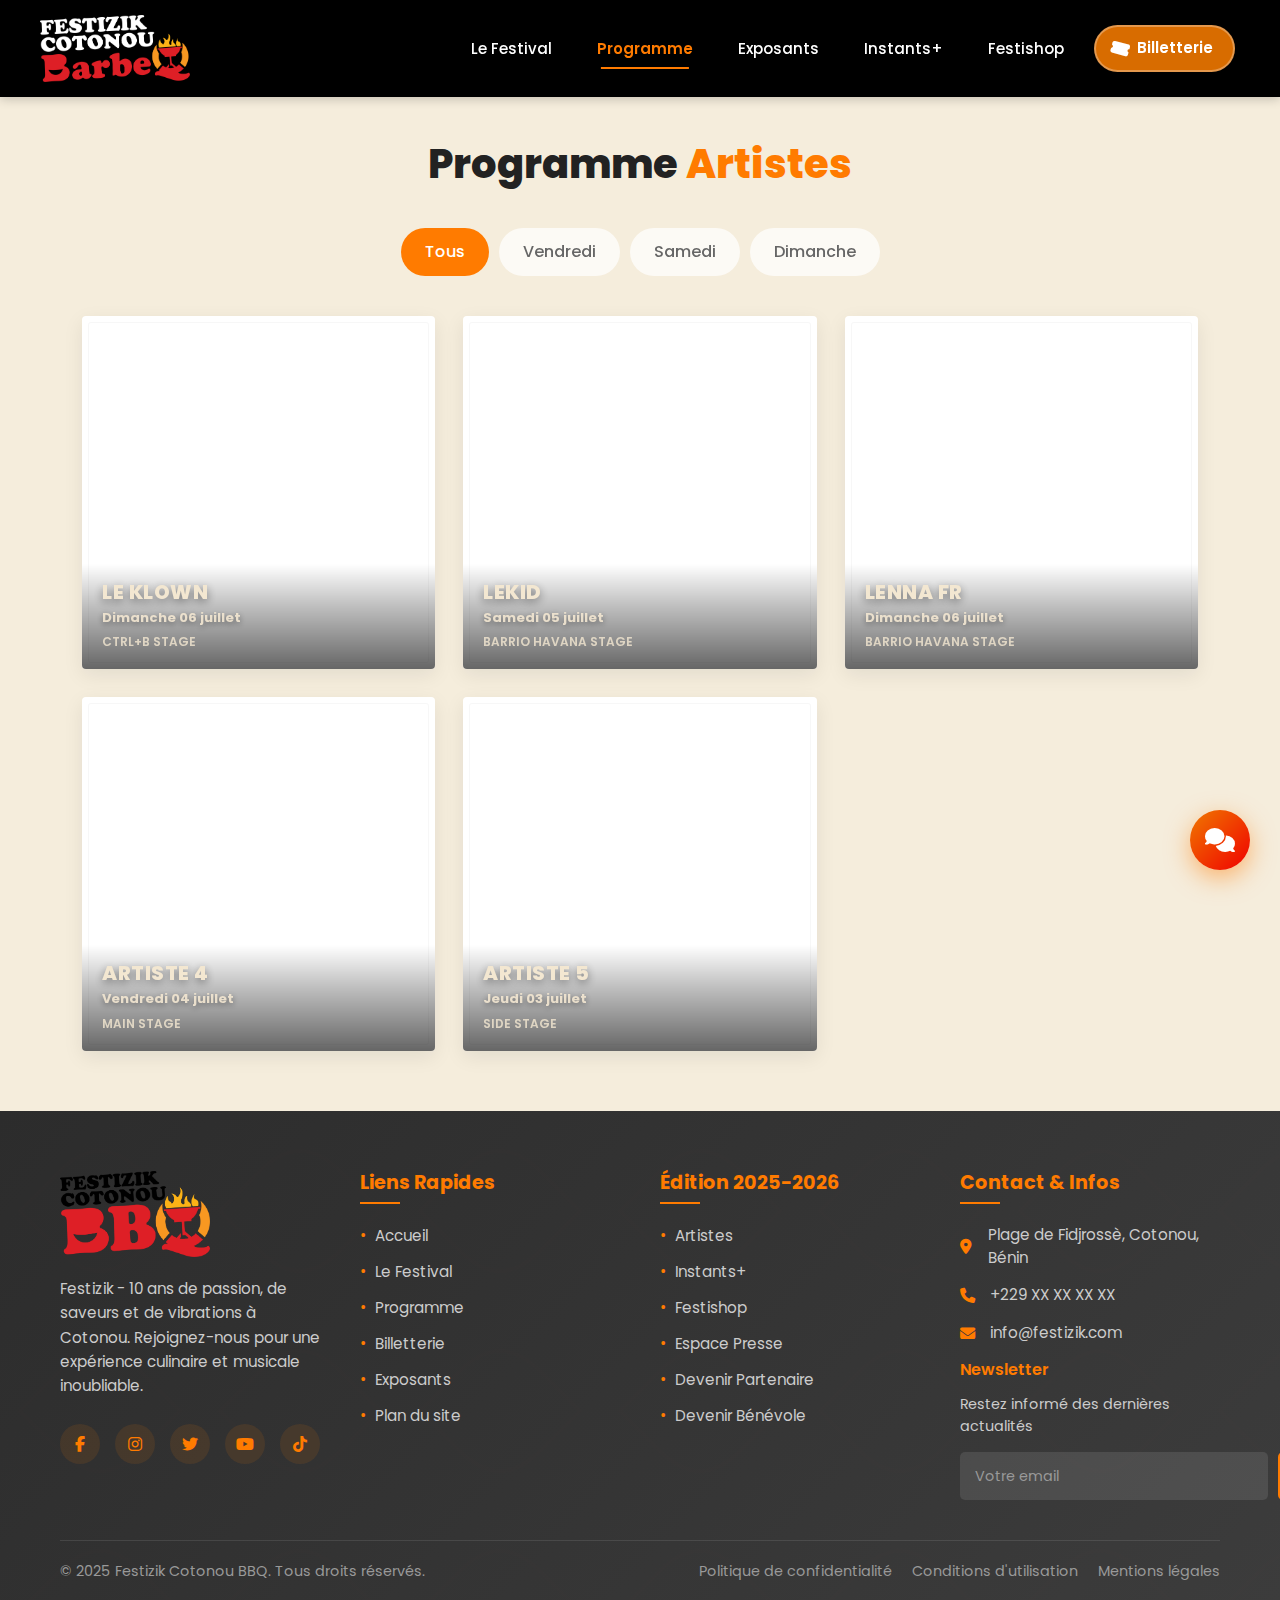
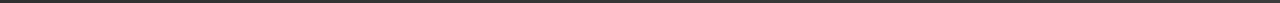
<file: programme.html>
<!DOCTYPE html>
<html lang="fr">

<head>
    <meta charset="UTF-8">
    <meta name="viewport" content="width=device-width, initial-scale=1.0">
    <title>Festizik - Programme 2025-2026</title>
    <!-- Bootstrap CSS -->
    <link href="https://cdn.jsdelivr.net/npm/bootstrap@5.3.0/dist/css/bootstrap.min.css" rel="stylesheet">
    <!-- Google Fonts -->
    <link href="https://fonts.googleapis.com/css2?family=Poppins:wght@300;400;500;600;700;800;900&display=swap"
        rel="stylesheet">
    <!-- Font Awesome -->
    <link rel="stylesheet" href="https://cdnjs.cloudflare.com/ajax/libs/font-awesome/6.4.0/css/all.min.css">
 
 <link rel="stylesheet" href="style.css">
</head>

<body class="programme-page">
    <!-- Barre de navigation transformable -->
    <nav>
        <div class="logo">
            <!-- FESTI<span>ZIK</span> -->
            <img src="/images/CTN_BBQ_H2.png" alt="Festizik Logo" width="150">
        </div>
        <button class="hamburger" id="hamburger">
            <i class="fas fa-bars"></i>
        </button>
        <ul class="nav-links">
            <li><a href="index.html">Le Festival</a></li>
            <li><a href="programme.html" class="active">Programme</a></li>
            <li><a href="#">Exposants</a></li>
            <li><a href="#">Instants+</a></li>
            <li><a href="#">Festishop</a></li>
            <li><a href="#" class="ticket-btn"><i class="fas fa-ticket-alt ticket-icon"></i> Billetterie</a></li>
        </ul>
    </nav>

    <!-- Section Programme -->
    <section class="programme-section">
        <div class="container">
            <h2 class="section-title">Programme <span>Artistes</span></h2>
            
            <div class="filter-tabs">
                <button class="filter-tab active" data-category="all">Tous</button>
                <button class="filter-tab" data-category="vendredi">Vendredi</button>
                <button class="filter-tab" data-category="samedi">Samedi</button>
                <button class="filter-tab" data-category="dimanche">Dimanche</button>
            </div>

            <div class="artist-grid">
                <!-- Card 1 -->
                <article class="artist-card" aria-label="Le Klown — Dimanche 06 juillet — CTRL+B Stage">
                    <div class="media" style="background-image:url('https://images.unsplash.com/photo-1544005313-94ddf0286df2?auto=format&fit=crop&w=1200&q=80');"></div>
                    <a href="artiste-detail.html" class="card-link"></a>
                    <div class="meta">
                        <h3 class="artist-name">Le Klown</h3>
                        <div class="artist-meta-line">Dimanche 06 juillet</div>
                        <div class="artist-sub">CTRL+B STAGE</div>
                    </div>
                </article>
            
                <!-- Card 2 -->
                <article class="artist-card" aria-label="Lekid — Samedi 05 juillet — Barrio Havana Stage">
                    <div class="media" style="background-image:url('https://images.unsplash.com/photo-1580894908361-5691b410f0f7?auto=format&fit=crop&w=1200&q=80');"></div>
                    <a href="artiste-detail.html" class="card-link"></a>
                    <div class="meta">
                        <h3 class="artist-name">Lekid</h3>
                        <div class="artist-meta-line">Samedi 05 juillet</div>
                        <div class="artist-sub">BARRIO HAVANA STAGE</div>
                    </div>
                </article>
            
                <!-- Card 3 -->
                <article class="artist-card" aria-label="Lenna FR — Dimanche 06 juillet — Barrio Havana Stage">
                    <div class="media" style="background-image:url('https://images.unsplash.com/photo-1524504388940-b1c1722653e1?auto=format&fit=crop&w=1200&q=80');"></div>
                    <a href="artiste-detail.html" class="card-link"></a>
                    <div class="meta">
                        <h3 class="artist-name">Lenna FR</h3>
                        <div class="artist-meta-line">Dimanche 06 juillet</div>
                        <div class="artist-sub">BARRIO HAVANA STAGE</div>
                    </div>
                </article>
            
                <!-- Card 4 -->
                <article class="artist-card" aria-label="Artiste 4 — Vendredi 04 juillet — Main Stage">
                    <div class="media" style="background-image:url('https://images.unsplash.com/photo-1607746882042-944635dfe10e?auto=format&fit=crop&w=1200&q=80');"></div>
                    <a href="artiste-detail.html" class="card-link"></a>
                    <div class="meta">
                        <h3 class="artist-name">Artiste 4</h3>
                        <div class="artist-meta-line">Vendredi 04 juillet</div>
                        <div class="artist-sub">MAIN STAGE</div>
                    </div>
                </article>
            
                <!-- Card 5 -->
                <article class="artist-card" aria-label="Artiste 5 — Jeudi 03 juillet — Side Stage">
                    <div class="media" style="background-image:url('https://images.unsplash.com/photo-1511671782779-c97d3d27a1d4?auto=format&fit=crop&w=1200&q=80');"></div>
                    <a href="artiste-detail.html" class="card-link"></a>
                    <div class="meta">
                        <h3 class="artist-name">Artiste 5</h3>
                        <div class="artist-meta-line">Jeudi 03 juillet</div>
                        <div class="artist-sub">SIDE STAGE</div>
                    </div>
                </article>
            
                <!-- Card 6 -->
                <article class="artist-card" aria-label="Artiste 6 — Mercredi 02 juillet — Club Stage">
                    <div class="media" style="background-image:url('https://images.unsplash.com/photo-1492684223066-81342ee5ff30?auto=format&fit=crop&w=1200&q=80');"></div>
                    <a href="artiste-detail.html" class="card-link"></a>
                    <div class="meta">
                        <h3 class="artist-name">Artiste 6</h3>
                        <div class="artist-meta-line">Mercredi 02 juillet</div>
                        <div class="artist-sub">CLUB STAGE</div>
                    </div>
                </article>
            </div>
        </div>
    </section>

    <!-- Footer -->
    <footer class="festizik-footer">
        <div class="footer-content">
            <!-- Section principale du footer -->
            <div class="footer-main">
                <div class="footer-section">
                    <div class="footer-logo">
                        <img src="/images/CTN_BBQ_P1.png" alt="Festizik Logo" width="150">
                    </div>
                    <p class="footer-description">
                        Festizik - 10 ans de passion, de saveurs et de vibrations à Cotonou. Rejoignez-nous pour une
                        expérience culinaire et musicale inoubliable.
                    </p>
                    <div class="social-links">
                        <a href="#" aria-label="Facebook"><i class="fab fa-facebook-f"></i></a>
                        <a href="#" aria-label="Instagram"><i class="fab fa-instagram"></i></a>
                        <a href="#" aria-label="Twitter"><i class="fab fa-twitter"></i></a>
                        <a href="#" aria-label="YouTube"><i class="fab fa-youtube"></i></a>
                        <a href="#" aria-label="TikTok"><i class="fab fa-tiktok"></i></a>
                    </div>
                </div>

                <div class="footer-section">
                    <h3>Liens Rapides</h3>
                    <ul class="footer-links">
                        <li><a href="index.html">Accueil</a></li>
                        <li><a href="#">Le Festival</a></li>
                        <li><a href="programme.html">Programme</a></li>
                        <li><a href="#">Billetterie</a></li>
                        <li><a href="#">Exposants</a></li>
                        <li><a href="#">Plan du site</a></li>
                    </ul>
                </div>

                <div class="footer-section">
                    <h3>Édition 2025-2026</h3>
                    <ul class="footer-links">
                        <li><a href="#">Artistes</a></li>
                        <li><a href="#">Instants+</a></li>
                        <li><a href="#">Festishop</a></li>
                        <li><a href="#">Espace Presse</a></li>
                        <li><a href="#">Devenir Partenaire</a></li>
                        <li><a href="#">Devenir Bénévole</a></li>
                    </ul>
                </div>

                <div class="footer-section">
                    <h3>Contact & Infos</h3>
                    <div class="contact-info">
                        <p><i class="fas fa-map-marker-alt"></i> Plage de Fidjrossè, Cotonou, Bénin</p>
                        <p><i class="fas fa-phone"></i> +229 XX XX XX XX</p>
                        <p><i class="fas fa-envelope"></i> info@festizik.com</p>
                    </div>

                    <div class="newsletter">
                        <h4>Newsletter</h4>
                        <p>Restez informé des dernières actualités</p>
                        <form class="newsletter-form">
                            <input type="email" placeholder="Votre email" required>
                            <button type="submit"><i class="fas fa-paper-plane"></i></button>
                        </form>
                    </div>
                </div>
            </div>

            <!-- Section de bas de footer -->
            <div class="footer-bottom">
                <div class="footer-bottom-content">
                    <p>&copy; 2025 Festizik Cotonou BBQ. Tous droits réservés.</p>
                    <div class="legal-links">
                        <a href="#">Politique de confidentialité</a>
                        <a href="#">Conditions d'utilisation</a>
                        <a href="#">Mentions légales</a>
                    </div>
                </div>
            </div>
        </div>
    </footer>

     <!-- Chatbot amélioré -->
     <div class="chatbot-container">
        <div class="chatbot-button" id="chatbotButton">
            <i class="fas fa-comments"></i>
            <div class="notification-badge" id="notificationBadge" style="display: none;">1</div>
        </div>
        <div class="chatbot-window" id="chatbotWindow">
            <div class="chatbot-header">
                <h3><span class="status-indicator"></span> Assistant Festizik</h3>
                <button class="chatbot-close" id="chatbotClose">
                    <i class="fas fa-times"></i>
                </button>
            </div>
            <div class="chatbot-messages" id="chatbotMessages">
                <div class="message bot-message">
                    Bonjour ! 👋 Je suis l'assistant Festizik. Comment puis-je vous aider aujourd'hui ?
                    <span class="message-time">Maintenant</span>
                    <div class="quick-replies">
                        <div class="quick-reply" data-reply="Dates et horaires">Dates et horaires</div>
                        <div class="quick-reply" data-reply="Billetterie">Billetterie</div>
                        <div class="quick-reply" data-reply="Programme">Programme</div>
                    </div>
                </div>
            </div>
            <div class="chatbot-input">
                <input type="text" id="chatbotInput" placeholder="Tapez votre message...">
                <button id="chatbotSend">
                    <i class="fas fa-paper-plane"></i>
                </button>
            </div>
        </div>
    </div>


    <!-- Bootstrap JS Bundle -->
    <script src="https://cdn.jsdelivr.net/npm/bootstrap@5.3.0/dist/js/bootstrap.bundle.min.js"></script>
    <script src="https://cdn.jsdelivr.net/npm/bootstrap@5.0.2/dist/js/bootstrap.bundle.min.js"
    integrity="sha384-MrcW6ZMFYlzcLA8Nl+NtUVF0sA7MsXsP1UyJoMp4YLEuNSfAP+JcXn/tWtIaxVXM"
    crossorigin="anonymous"></script>

    <script src="script.js" ></script>
</body>

</html>
</file>
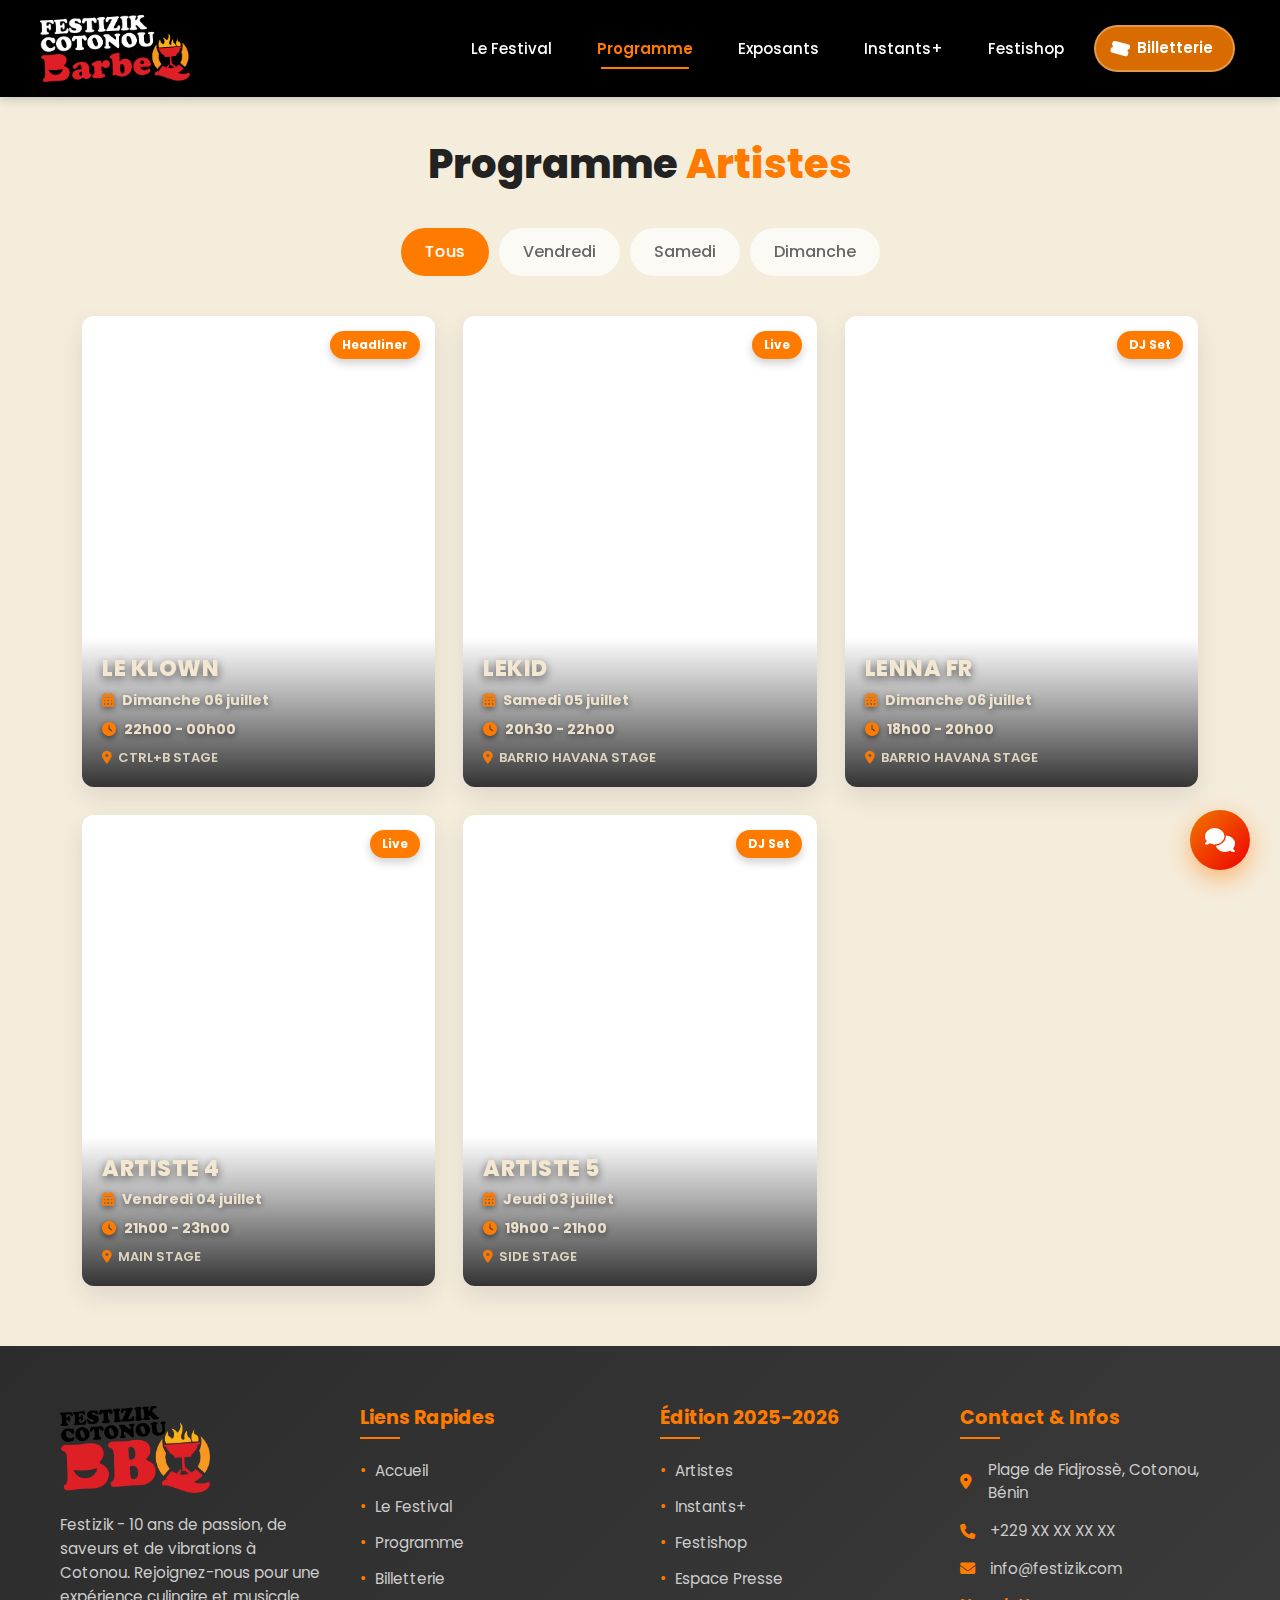
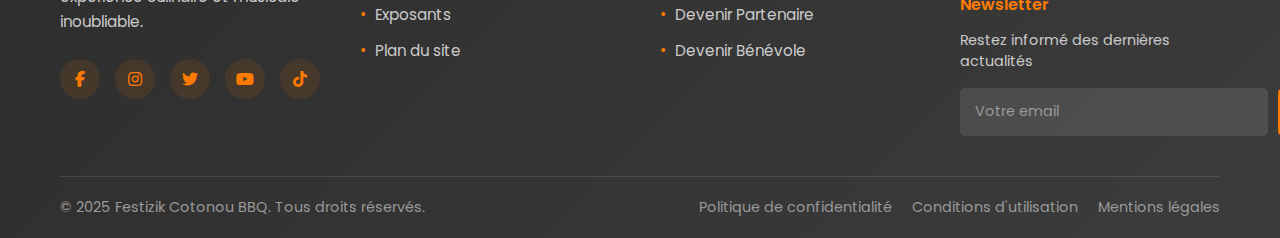
<file: programme2.html>
<!DOCTYPE html>
<html lang="fr">

<head>
    <meta charset="UTF-8">
    <meta name="viewport" content="width=device-width, initial-scale=1.0">
    <title>Festizik - Programme 2025-2026</title>
    <!-- Bootstrap CSS -->
    <link href="https://cdn.jsdelivr.net/npm/bootstrap@5.3.0/dist/css/bootstrap.min.css" rel="stylesheet">
    <!-- Google Fonts -->
    <link href="https://fonts.googleapis.com/css2?family=Poppins:wght@300;400;500;600;700;800;900&display=swap"
        rel="stylesheet">
    <!-- Font Awesome -->
    <link rel="stylesheet" href="https://cdnjs.cloudflare.com/ajax/libs/font-awesome/6.4.0/css/all.min.css">
    <link rel="stylesheet" href="style.css">
    
    <style>
        /* ===== STYLES SPÉCIFIQUES À LA PAGE PROGRAMME ===== */
        body.programme-page {
            background: #f5eddc;
            padding-top: 80px;
            /* Pour compenser la navbar fixe */
        }

        .programme-page nav {
            background-color: #000;
            /* Fond noir opaque */
            backdrop-filter: none;
            /* Supprime l'effet glass */
            -webkit-backdrop-filter: none;
            padding: 15px 40px;
            box-shadow: 0 2px 10px rgba(0, 0, 0, 0.2);
        }

        .programme-page nav.scrolled {
            background: #000;
            /* Reste noir au défilement */
            padding: 12px 40px;
        }

        .programme-page .nav-links a {
            color: #fff;
            /* Texte blanc pour contraster avec le fond noir */
        }

        .programme-page .nav-links a.active {
            color: #FF7B00;
            font-weight: 600;
        }

        .programme-page .nav-links a.active:after {
            width: 70%;
        }

        .programme-page .nav-links a:hover {
            color: #FF7B00;
        }

        .programme-page .hamburger {
            color: white;
        }

        /* Section Programme */
        .programme-section {
            padding: 60px 0;
        }

        .programme-section .section-title {
            font-size: 2.5rem;
            font-weight: 800;
            text-align: center;
            margin-bottom: 40px;
            color: #222;
        }

        .programme-section .section-title span {
            color: #FF7B00;
        }

        /* Filtres */
        .filter-tabs {
            display: flex;
            justify-content: center;
            flex-wrap: wrap;
            gap: 10px;
            margin-bottom: 40px;
        }

        .filter-tab {
            padding: 12px 24px;
            background: rgba(255, 255, 255, 0.7);
            border: none;
            border-radius: 30px;
            color: #666;
            cursor: pointer;
            transition: all 0.3s ease;
            font-weight: 500;
            backdrop-filter: blur(10px);
        }

        .filter-tab.active,
        .filter-tab:hover {
            background: #FF7B00;
            color: white;
        }

        /* Grille d'artistes améliorée */
        .artist-grid {
            display: grid;
            grid-template-columns: repeat(auto-fill, minmax(300px, 1fr));
            gap: 28px;
        }

        .artist-card {
            position: relative;
            width: 100%;
            background: #ffffff;
            border-radius: 12px;
            overflow: hidden;
            box-shadow: 0 10px 25px rgba(16, 24, 40, 0.1);
            aspect-ratio: 3/4;
            display: flex;
            align-items: flex-end;
            transition: all 0.32s ease;
            cursor: pointer;
        }

        .artist-card:hover {
            transform: translateY(-8px) scale(1.02);
            box-shadow: 0 20px 45px rgba(16, 24, 40, 0.2);
        }

        .artist-card .media {
            position: absolute;
            inset: 0;
            background-size: cover;
            background-position: center center;
            backface-visibility: hidden;
            transform-origin: center;
            transition: transform 0.6s ease;
        }

        .artist-card:hover .media {
            transform: scale(1.08);
        }

        .artist-card .meta {
            position: relative;
            z-index: 2;
            width: 100%;
            padding: 20px;
            background: linear-gradient(180deg, rgba(0, 0, 0, 0) 0%, rgba(0, 0, 0, 0.3) 40%, rgba(0, 0, 0, 0.8) 100%);
            display: flex;
            flex-direction: column;
            gap: 8px;
        }

        .artist-name {
            font-size: 22px;
            line-height: 1.1;
            margin: 0;
            font-weight: 800;
            letter-spacing: 0.5px;
            text-transform: uppercase;
            color: #f3e7d1;
            text-shadow: 0 3px 10px rgba(0, 0, 0, 0.6);
        }

        .artist-meta-line {
            font-size: 14px;
            color: rgba(243, 231, 209, 0.95);
            font-weight: 700;
            text-shadow: 0 2px 6px rgba(0, 0, 0, 0.6);
            display: flex;
            align-items: center;
            gap: 8px;
        }

        .artist-meta-line i {
            color: #FF7B00;
        }

        .artist-sub {
            font-size: 13px;
            color: rgba(243, 231, 209, 0.9);
            font-weight: 600;
            display: flex;
            align-items: center;
            gap: 6px;
        }

        .artist-sub i {
            color: #FF7B00;
        }

        .artist-card::before {
            content: "";
            position: absolute;
            inset: 6px;
            border-radius: 8px;
            pointer-events: none;
            box-shadow: inset 0 0 0 1px rgba(255, 255, 255, 0.1);
            z-index: 1;
        }

        .artist-card .card-badge {
            position: absolute;
            top: 15px;
            right: 15px;
            background: #FF7B00;
            color: white;
            padding: 5px 12px;
            border-radius: 20px;
            font-size: 12px;
            font-weight: 700;
            z-index: 3;
            box-shadow: 0 4px 10px rgba(0, 0, 0, 0.2);
        }

        /* Styles pour la page de détail */
        .artist-detail-page {
            background: #f5eddc;
            padding-top: 80px;
            min-height: 100vh;
        }

        .artist-detail-container {
            max-width: 1200px;
            margin: 0 auto;
            padding: 40px 20px;
        }

        .artist-detail-header {
            display: flex;
            flex-direction: column;
            gap: 20px;
            margin-bottom: 40px;
        }

        .back-button {
            display: inline-flex;
            align-items: center;
            gap: 8px;
            color: #FF7B00;
            font-weight: 600;
            text-decoration: none;
            margin-bottom: 20px;
            transition: all 0.3s ease;
        }

        .back-button:hover {
            gap: 12px;
            color: #e06d00;
        }

        .artist-detail-content {
            display: grid;
            grid-template-columns: 1fr 1fr;
            gap: 40px;
        }

        .artist-detail-image {
            border-radius: 16px;
            overflow: hidden;
            box-shadow: 0 15px 35px rgba(0, 0, 0, 0.15);
            height: 500px;
        }

        .artist-detail-image img {
            width: 100%;
            height: 100%;
            object-fit: cover;
        }

        .artist-detail-info {
            display: flex;
            flex-direction: column;
            gap: 20px;
        }

        .artist-detail-name {
            font-size: 2.5rem;
            font-weight: 800;
            color: #222;
            margin: 0;
        }

        .artist-detail-meta {
            display: flex;
            flex-direction: column;
            gap: 10px;
            background: white;
            padding: 20px;
            border-radius: 12px;
            box-shadow: 0 5px 15px rgba(0, 0, 0, 0.05);
        }

        .artist-detail-meta-item {
            display: flex;
            align-items: center;
            gap: 12px;
            font-size: 16px;
        }

        .artist-detail-meta-item i {
            color: #FF7B00;
            width: 20px;
        }

        .artist-detail-description {
            background: white;
            padding: 25px;
            border-radius: 12px;
            box-shadow: 0 5px 15px rgba(0, 0, 0, 0.05);
        }

        .artist-detail-description h3 {
            color: #222;
            margin-top: 0;
            margin-bottom: 15px;
            font-size: 1.5rem;
        }

        .artist-detail-actions {
            display: flex;
            gap: 15px;
            margin-top: 20px;
        }

        .btn-primary {
            background: #FF7B00;
            border: none;
            padding: 12px 24px;
            border-radius: 8px;
            font-weight: 600;
            transition: all 0.3s ease;
        }

        .btn-primary:hover {
            background: #e06d00;
            transform: translateY(-2px);
        }

        .btn-outline {
            background: transparent;
            border: 2px solid #FF7B00;
            color: #FF7B00;
            padding: 10px 22px;
            border-radius: 8px;
            font-weight: 600;
            transition: all 0.3s ease;
        }

        .btn-outline:hover {
            background: rgba(255, 123, 0, 0.1);
            transform: translateY(-2px);
        }

        /* Responsive pour la page programme */
        @media (max-width: 1100px) {
            .artist-grid {
                grid-template-columns: repeat(2, 1fr);
                gap: 20px;
            }
            
            .artist-detail-content {
                grid-template-columns: 1fr;
            }
            
            .artist-detail-image {
                height: 400px;
            }
        }

        @media (max-width: 768px) {
            .artist-grid {
                grid-template-columns: 1fr;
                gap: 18px;
            }

            .artist-name {
                font-size: 20px;
            }

            .programme-section .section-title {
                font-size: 2rem;
            }
            
            .artist-detail-name {
                font-size: 2rem;
            }
            
            .artist-detail-actions {
                flex-direction: column;
            }
        }
    </style>
</head>

<body class="programme-page">
    <!-- Barre de navigation transformable -->
    <nav>
        <div class="logo">
            <img src="/images/CTN_BBQ_H2.png" alt="Festizik Logo" width="150">
        </div>
        <button class="hamburger" id="hamburger">
            <i class="fas fa-bars"></i>
        </button>
        <ul class="nav-links">
            <li><a href="index.html">Le Festival</a></li>
            <li><a href="programme.html" class="active">Programme</a></li>
            <li><a href="#">Exposants</a></li>
            <li><a href="#">Instants+</a></li>
            <li><a href="#">Festishop</a></li>
            <li><a href="#" class="ticket-btn"><i class="fas fa-ticket-alt ticket-icon"></i> Billetterie</a></li>
        </ul>
    </nav>

    <!-- Section Programme -->
    <section class="programme-section">
        <div class="container">
            <h2 class="section-title">Programme <span>Artistes</span></h2>
            
            <div class="filter-tabs">
                <button class="filter-tab active" data-category="all">Tous</button>
                <button class="filter-tab" data-category="vendredi">Vendredi</button>
                <button class="filter-tab" data-category="samedi">Samedi</button>
                <button class="filter-tab" data-category="dimanche">Dimanche</button>
            </div>

            <div class="artist-grid">
                <!-- Card 1 -->
                <article class="artist-card" data-id="1" aria-label="Le Klown — Dimanche 06 juillet — CTRL+B Stage">
                    <div class="media" style="background-image:url('https://images.unsplash.com/photo-1544005313-94ddf0286df2?auto=format&fit=crop&w=1200&q=80');"></div>
                    <div class="card-badge">Headliner</div>
                    <div class="meta">
                        <h3 class="artist-name">Le Klown</h3>
                        <div class="artist-meta-line"><i class="fas fa-calendar-alt"></i> Dimanche 06 juillet</div>
                        <div class="artist-meta-line"><i class="fas fa-clock"></i> 22h00 - 00h00</div>
                        <div class="artist-sub"><i class="fas fa-map-marker-alt"></i> CTRL+B STAGE</div>
                    </div>
                </article>

                <!-- Card 2 -->
                <article class="artist-card" data-id="2" aria-label="Lekid — Samedi 05 juillet — Barrio Havana Stage">
                    <div class="media" style="background-image:url('https://images.unsplash.com/photo-1580894908361-5691b410f0f7?auto=format&fit=crop&w=1200&q=80');"></div>
                    <div class="card-badge">Live</div>
                    <div class="meta">
                        <h3 class="artist-name">Lekid</h3>
                        <div class="artist-meta-line"><i class="fas fa-calendar-alt"></i> Samedi 05 juillet</div>
                        <div class="artist-meta-line"><i class="fas fa-clock"></i> 20h30 - 22h00</div>
                        <div class="artist-sub"><i class="fas fa-map-marker-alt"></i> BARRIO HAVANA STAGE</div>
                    </div>
                </article>

                <!-- Card 3 -->
                <article class="artist-card" data-id="3" aria-label="Lenna FR — Dimanche 06 juillet — Barrio Havana Stage">
                    <div class="media" style="background-image:url('https://images.unsplash.com/photo-1524504388940-b1c1722653e1?auto=format&fit=crop&w=1200&q=80');"></div>
                    <div class="card-badge">DJ Set</div>
                    <div class="meta">
                        <h3 class="artist-name">Lenna FR</h3>
                        <div class="artist-meta-line"><i class="fas fa-calendar-alt"></i> Dimanche 06 juillet</div>
                        <div class="artist-meta-line"><i class="fas fa-clock"></i> 18h00 - 20h00</div>
                        <div class="artist-sub"><i class="fas fa-map-marker-alt"></i> BARRIO HAVANA STAGE</div>
                    </div>
                </article>

                <!-- Card 4 -->
                <article class="artist-card" data-id="4" aria-label="Artiste 4 — Vendredi 04 juillet — Main Stage">
                    <div class="media" style="background-image:url('https://images.unsplash.com/photo-1607746882042-944635dfe10e?auto=format&fit=crop&w=1200&q=80');"></div>
                    <div class="card-badge">Live</div>
                    <div class="meta">
                        <h3 class="artist-name">Artiste 4</h3>
                        <div class="artist-meta-line"><i class="fas fa-calendar-alt"></i> Vendredi 04 juillet</div>
                        <div class="artist-meta-line"><i class="fas fa-clock"></i> 21h00 - 23h00</div>
                        <div class="artist-sub"><i class="fas fa-map-marker-alt"></i> MAIN STAGE</div>
                    </div>
                </article>

                <!-- Card 5 -->
                <article class="artist-card" data-id="5" aria-label="Artiste 5 — Jeudi 03 juillet — Side Stage">
                    <div class="media" style="background-image:url('https://images.unsplash.com/photo-1511671782779-c97d3d27a1d4?auto=format&fit=crop&w=1200&q=80');"></div>
                    <div class="card-badge">DJ Set</div>
                    <div class="meta">
                        <h3 class="artist-name">Artiste 5</h3>
                        <div class="artist-meta-line"><i class="fas fa-calendar-alt"></i> Jeudi 03 juillet</div>
                        <div class="artist-meta-line"><i class="fas fa-clock"></i> 19h00 - 21h00</div>
                        <div class="artist-sub"><i class="fas fa-map-marker-alt"></i> SIDE STAGE</div>
                    </div>
                </article>

                <!-- Card 6 -->
                <article class="artist-card" data-id="6" aria-label="Artiste 6 — Mercredi 02 juillet — Club Stage">
                    <div class="media" style="background-image:url('https://images.unsplash.com/photo-1492684223066-81342ee5ff30?auto=format&fit=crop&w=1200&q=80');"></div>
                    <div class="card-badge">Live</div>
                    <div class="meta">
                        <h3 class="artist-name">Artiste 6</h3>
                        <div class="artist-meta-line"><i class="fas fa-calendar-alt"></i> Mercredi 02 juillet</div>
                        <div class="artist-meta-line"><i class="fas fa-clock"></i> 20h00 - 22h00</div>
                        <div class="artist-sub"><i class="fas fa-map-marker-alt"></i> CLUB STAGE</div>
                    </div>
                </article>
            </div>
        </div>
    </section>

    <!-- Footer -->
    <footer class="festizik-footer">
        <div class="footer-content">
            <!-- Section principale du footer -->
            <div class="footer-main">
                <div class="footer-section">
                    <div class="footer-logo">
                        <img src="/images/CTN_BBQ_P1.png" alt="Festizik Logo" width="150">
                    </div>
                    <p class="footer-description">
                        Festizik - 10 ans de passion, de saveurs et de vibrations à Cotonou. Rejoignez-nous pour une
                        expérience culinaire et musicale inoubliable.
                    </p>
                    <div class="social-links">
                        <a href="#" aria-label="Facebook"><i class="fab fa-facebook-f"></i></a>
                        <a href="#" aria-label="Instagram"><i class="fab fa-instagram"></i></a>
                        <a href="#" aria-label="Twitter"><i class="fab fa-twitter"></i></a>
                        <a href="#" aria-label="YouTube"><i class="fab fa-youtube"></i></a>
                        <a href="#" aria-label="TikTok"><i class="fab fa-tiktok"></i></a>
                    </div>
                </div>

                <div class="footer-section">
                    <h3>Liens Rapides</h3>
                    <ul class="footer-links">
                        <li><a href="index.html">Accueil</a></li>
                        <li><a href="#">Le Festival</a></li>
                        <li><a href="programme.html">Programme</a></li>
                        <li><a href="#">Billetterie</a></li>
                        <li><a href="#">Exposants</a></li>
                        <li><a href="#">Plan du site</a></li>
                    </ul>
                </div>

                <div class="footer-section">
                    <h3>Édition 2025-2026</h3>
                    <ul class="footer-links">
                        <li><a href="#">Artistes</a></li>
                        <li><a href="#">Instants+</a></li>
                        <li><a href="#">Festishop</a></li>
                        <li><a href="#">Espace Presse</a></li>
                        <li><a href="#">Devenir Partenaire</a></li>
                        <li><a href="#">Devenir Bénévole</a></li>
                    </ul>
                </div>

                <div class="footer-section">
                    <h3>Contact & Infos</h3>
                    <div class="contact-info">
                        <p><i class="fas fa-map-marker-alt"></i> Plage de Fidjrossè, Cotonou, Bénin</p>
                        <p><i class="fas fa-phone"></i> +229 XX XX XX XX</p>
                        <p><i class="fas fa-envelope"></i> info@festizik.com</p>
                    </div>

                    <div class="newsletter">
                        <h4>Newsletter</h4>
                        <p>Restez informé des dernières actualités</p>
                        <form class="newsletter-form">
                            <input type="email" placeholder="Votre email" required>
                            <button type="submit"><i class="fas fa-paper-plane"></i></button>
                        </form>
                    </div>
                </div>
            </div>

            <!-- Section de bas de footer -->
            <div class="footer-bottom">
                <div class="footer-bottom-content">
                    <p>&copy; 2025 Festizik Cotonou BBQ. Tous droits réservés.</p>
                    <div class="legal-links">
                        <a href="#">Politique de confidentialité</a>
                        <a href="#">Conditions d'utilisation</a>
                        <a href="#">Mentions légales</a>
                    </div>
                </div>
            </div>
        </div>
    </footer>

    <!-- Chatbot amélioré -->
    <div class="chatbot-container">
        <div class="chatbot-button" id="chatbotButton">
            <i class="fas fa-comments"></i>
            <div class="notification-badge" id="notificationBadge" style="display: none;">1</div>
        </div>
        <div class="chatbot-window" id="chatbotWindow">
            <div class="chatbot-header">
                <h3><span class="status-indicator"></span> Assistant Festizik</h3>
                <button class="chatbot-close" id="chatbotClose">
                    <i class="fas fa-times"></i>
                </button>
            </div>
            <div class="chatbot-messages" id="chatbotMessages">
                <div class="message bot-message">
                    Bonjour ! 👋 Je suis l'assistant Festizik. Comment puis-je vous aider aujourd'hui ?
                    <span class="message-time">Maintenant</span>
                    <div class="quick-replies">
                        <div class="quick-reply" data-reply="Dates et horaires">Dates et horaires</div>
                        <div class="quick-reply" data-reply="Billetterie">Billetterie</div>
                        <div class="quick-reply" data-reply="Programme">Programme</div>
                    </div>
                </div>
            </div>
            <div class="chatbot-input">
                <input type="text" id="chatbotInput" placeholder="Tapez votre message...">
                <button id="chatbotSend">
                    <i class="fas fa-paper-plane"></i>
                </button>
            </div>
        </div>
    </div>

    <!-- Bootstrap JS Bundle -->
    <script src="https://cdn.jsdelivr.net/npm/bootstrap@5.3.0/dist/js/bootstrap.bundle.min.js"></script>
    <script src="https://cdn.jsdelivr.net/npm/bootstrap@5.0.2/dist/js/bootstrap.bundle.min.js"
    integrity="sha384-MrcW6ZMFYlzcLA8Nl+NtUVF0sA7MsXsP1UyJoMp4YLEuNSfAP+JcXn/tWtIaxVXM"
    crossorigin="anonymous"></script>

    <script>
        // ===== FONCTIONNALITÉS SPÉCIFIQUES À LA PAGE PROGRAMME =====

        // Données des artistes (normalement viendraient d'une API)
        const artistesData = {
            1: {
                nom: "Le Klown",
                date: "Dimanche 06 juillet",
                heure: "22h00 - 00h00",
                scene: "CTRL+B STAGE",
                image: "https://images.unsplash.com/photo-1544005313-94ddf0286df2?auto=format&fit=crop&w=1200&q=80",
                type: "Headliner",
                description: "Artiste emblématique de la scène musicale contemporaine, Le Klown est connu pour ses performances énergiques et son style unique qui marie habilement les sonorités électro et world music. Avec plus de 10 ans de carrière, il a su conquérir un public international grâce à sa créativité sans limites et ses shows spectaculaires.",
                liens: {
                    spotify: "#",
                    youtube: "#",
                    instagram: "#"
                }
            },
            2: {
                nom: "Lekid",
                date: "Samedi 05 juillet",
                heure: "20h30 - 22h00",
                scene: "BARRIO HAVANA STAGE",
                image: "https://images.unsplash.com/photo-1580894908361-5691b410f0f7?auto=format&fit=crop&w=1200&q=80",
                type: "Live",
                description: "Lekid, de son vrai nom Léa Kidjo, est une artiste aux multiples talents. Chanteuse, compositrice et percussionniste, elle puise son inspiration dans les rythmes africains traditionnels qu'elle modernise avec une touche électro. Son dernier album 'AfroFutur' a été acclamé par la critique et nominé aux Victoires de la Musique.",
                liens: {
                    spotify: "#",
                    youtube: "#",
                    instagram: "#"
                }
            },
            3: {
                nom: "Lenna FR",
                date: "Dimanche 06 juillet",
                heure: "18h00 - 20h00",
                scene: "BARRIO HAVANA STAGE",
                image: "https://images.unsplash.com/photo-1524504388940-b1c1722653e1?auto=format&fit=crop&w=1200&q=80",
                type: "DJ Set",
                description: "DJ et productrice de renom, Lenna FR est une figure incontournable de la scène house et techno française. Ses sets envoûtants et ses mixes impeccables l'ont conduite à se produire dans les clubs les plus prestigieux d'Europe. Elle présentera en exclusivité son nouveau live set spécialement conçu pour Festizik.",
                liens: {
                    spotify: "#",
                    youtube: "#",
                    instagram: "#"
                }
            },
            4: {
                nom: "Artiste 4",
                date: "Vendredi 04 juillet",
                heure: "21h00 - 23h00",
                scene: "MAIN STAGE",
                image: "https://images.unsplash.com/photo-1607746882042-944635dfe10e?auto=format&fit=crop&w=1200&q=80",
                type: "Live",
                description: "Artiste émergent de la scène locale, Artiste 4 apporte une fraîcheur musicale avec ses compositions originales mêlant soul, jazz et influences africaines. Son premier EP 'Nouvelle Vague' a déjà séduit un public exigeant et promet une belle carrière internationale.",
                liens: {
                    spotify: "#",
                    youtube: "#",
                    instagram: "#"
                }
            },
            5: {
                nom: "Artiste 5",
                date: "Jeudi 03 juillet",
                heure: "19h00 - 21h00",
                scene: "SIDE STAGE",
                image: "https://images.unsplash.com/photo-1511671782779-c97d3d27a1d4?auto=format&fit=crop&w=1200&q=80",
                type: "DJ Set",
                description: "Spécialiste des ambiances deep et afro house, Artiste 5 sait créer une connexion unique avec son public. Ses sets voyageurs vous transporteront des clubs d'Ibiza aux beach parties de Dakar, le tout avec une groove irresistible qui vous fera danser sans interruption.",
                liens: {
                    spotify: "#",
                    youtube: "#",
                    instagram: "#"
                }
            },
            6: {
                nom: "Artiste 6",
                date: "Mercredi 02 juillet",
                heure: "20h00 - 22h00",
                scene: "CLUB STAGE",
                image: "https://images.unsplash.com/photo-1492684223066-81342ee5ff30?auto=format&fit=crop&w=1200&q=80",
                type: "Live",
                description: "Formation musicale innovante, Artiste 6 réunit quatre talentueux musiciens autour d'un projet fusion mêlant rock, funk et rythmes traditionnels béninois. Leur énergie sur scène et leur complicité musicale en font un groupe à ne surtout pas manquer lors de cette édition de Festizik.",
                liens: {
                    spotify: "#",
                    youtube: "#",
                    instagram: "#"
                }
            }
        };

        // Filtrage des artistes par jour
        function initProgrammeFilters() {
            const filterTabs = document.querySelectorAll('.filter-tab');
            const artistCards = document.querySelectorAll('.artist-card');
            
            // Vérifier si on est sur la page programme
            if (filterTabs.length > 0 && artistCards.length > 0) {
                filterTabs.forEach(tab => {
                    tab.addEventListener('click', () => {
                        const category = tab.getAttribute('data-category');
                        
                        // Mettre à jour le bouton actif
                        filterTabs.forEach(btn => btn.classList.remove('active'));
                        tab.classList.add('active');
                        
                        // Filtrer les cartes
                        artistCards.forEach(card => {
                            if (category === 'all') {
                                card.style.display = 'flex';
                                setTimeout(() => {
                                    card.style.opacity = '1';
                                    card.style.transform = 'translateY(0)';
                                }, 10);
                            } else {
                                const cardDate = card.querySelector('.artist-meta-line').textContent.toLowerCase();
                                if (cardDate.includes(category)) {
                                    card.style.display = 'flex';
                                    setTimeout(() => {
                                        card.style.opacity = '1';
                                        card.style.transform = 'translateY(0)';
                                    }, 10);
                                } else {
                                    card.style.opacity = '0';
                                    card.style.transform = 'translateY(20px)';
                                    setTimeout(() => {
                                        card.style.display = 'none';
                                    }, 300);
                                }
                            }
                        });
                    });
                });
                
                // Animation des cartes au chargement
                setTimeout(() => {
                    artistCards.forEach((card, index) => {
                        setTimeout(() => {
                            card.style.opacity = '1';
                            card.style.transform = 'translateY(0)';
                        }, index * 100);
                    });
                }, 500);
            }
        }

        // Animation spécifique à la page programme
        function animateProgrammePage() {
            const programmeSection = document.querySelector('.programme-section');
            
            if (programmeSection) {
                const observer = new IntersectionObserver((entries) => {
                    entries.forEach(entry => {
                        if (entry.isIntersecting) {
                            // Animation des éléments de filtre
                            const filterTabs = document.querySelectorAll('.filter-tab');
                            filterTabs.forEach((tab, index) => {
                                setTimeout(() => {
                                    tab.style.opacity = '1';
                                    tab.style.transform = 'translateY(0)';
                                }, index * 100);
                            });
                            
                            // Animation des cartes artistes
                            const artistCards = document.querySelectorAll('.artist-card');
                            artistCards.forEach((card, index) => {
                                setTimeout(() => {
                                    card.style.opacity = '1';
                                    card.style.transform = 'translateY(0)';
                                }, 300 + (index * 100));
                            });
                            
                            observer.unobserve(entry.target);
                        }
                    });
                }, { threshold: 0.2 });
                
                observer.observe(programmeSection);
                
                // Préparation des animations
                const filterTabs = document.querySelectorAll('.filter-tab');
                const artistCards = document.querySelectorAll('.artist-card');
                
                filterTabs.forEach(tab => {
                    tab.style.opacity = '0';
                    tab.style.transform = 'translateY(-20px)';
                    tab.style.transition = 'opacity 0.5s ease, transform 0.5s ease';
                });
                
                artistCards.forEach(card => {
                    card.style.opacity = '0';
                    card.style.transform = 'translateY(30px)';
                    card.style.transition = 'opacity 0.5s ease, transform 0.5s ease';
                });
            }
        }

        // Gestion du clic sur les cartes artistes
        function initArtistCardClicks() {
            const artistCards = document.querySelectorAll('.artist-card');
            
            artistCards.forEach(card => {
                card.addEventListener('click', (e) => {
                    e.preventDefault();
                    const artistId = card.getAttribute('data-id');
                    
                    // Stocker l'ID de l'artiste dans le localStorage
                    localStorage.setItem('selectedArtistId', artistId);
                    
                    // Rediriger vers la page de détail
                    window.location.href = 'artiste-detail.html';
                });
            });
        }

        // Initialiser les fonctionnalités de la page programme
        document.addEventListener('DOMContentLoaded', function() {
            // Vérifier si on est sur la page programme
            if (document.body.classList.contains('programme-page')) {
                initProgrammeFilters();
                animateProgrammePage();
                initArtistCardClicks();
            }
        });
    </script>

    <script src="script.js" ></script>
</body>

</html>
</file>
<file: style.css>
/* ===== STYLES GÉNÉRAUX ===== */
        * {
            margin: 0;
            padding: 0;
            box-sizing: border-box;
            font-family: 'Poppins', sans-serif;
        }

        body {
            overflow-x: hidden;
            color: #333;
        }

        /* ===== BARRE DE NAVIGATION ===== */
        nav {
            position: fixed;
            top: 0;
            left: 0;
            width: 100%;
            padding: 20px 40px;
            display: flex;
            justify-content: space-between;
            align-items: center;
            z-index: 1000;
            transition: all 0.5s ease;
            background-color: transparent;
        }

        nav.scrolled {
            background: rgba(255, 255, 255, 0.92);
            /* Augmentation du glassmorphisme */
            backdrop-filter: blur(16px);
            /* Augmentation du flou */
            -webkit-backdrop-filter: blur(16px);
            box-shadow: 0 5px 20px rgba(0, 0, 0, 0.15);
            padding: 15px 40px;
            border-bottom: 1px solid rgba(255, 255, 255, 0.2);
            /* Bordure pour plus d'effet glass */
        }

        .logo {
            color: white;
            font-size: 28px;
            font-weight: 800;
            letter-spacing: 1px;
            display: flex;
            align-items: center;
            transition: all 0.5s ease;
        }

        nav.scrolled .logo {
            color: #333;
            font-size: 24px;
        }

        .logo span {
            color: #FF7B00;
        }

        .nav-links {
            display: flex;
            list-style: none;
            transition: all 0.5s ease;
            margin-bottom: 0;
            gap: 5px;
            align-items: center;
        }

        .nav-links li {
            margin: 0 5px;
        }

        .nav-links a {
            color: white;
            text-decoration: none;
            font-weight: 500;
            transition: all 0.3s;
            font-size: 15px;
            position: relative;
            padding: 10px 15px;
            border-radius: 6px;
        }

        nav.scrolled .nav-links a {
            color: #333;
            font-size: 14px;
        }

        .nav-links a:hover {
            color: #FF7B00;
        }

        nav.scrolled .nav-links a:hover {
            color: #F07800;
        }

        .nav-links a:after {
            content: '';
            position: absolute;
            width: 0;
            height: 2px;
            bottom: 0;
            left: 50%;
            transform: translateX(-50%);
            background-color: #FF7B00;
            transition: width 0.3s;
        }

        .nav-links a:hover:after {
            width: 70%;
        }

        /* Style spécial pour le bouton Billetterie */
        .nav-links .ticket-btn {
            background: rgba(240, 120, 0, 0.9);
            color: white;
            border-radius: 50px;
            padding: 10px 20px 10px 15px;
            font-weight: 600;
            border: 2px solid rgba(255, 255, 255, 0.3);
            display: flex;
            align-items: center;
            gap: 8px;
            transition: all 0.3s ease;
        }

        .nav-links .ticket-btn:hover {
            background: rgba(240, 120, 0, 1);
            color: white;
            transform: translateY(-2px);
            box-shadow: 0 5px 15px rgba(255, 123, 0, 0.4);
        }

        .nav-links .ticket-btn:after {
            display: none;
        }

        /* Nouvelle icône penchée pour la billetterie */
        .ticket-icon {
            display: inline-block;
            transform: rotate(15deg);
            transition: transform 0.3s ease;
            font-size: 16px;
        }

        .nav-links .ticket-btn:hover .ticket-icon {
            transform: rotate(25deg) scale(1.1);
        }

        /* Menu hamburger pour mobile */
        .hamburger {
            display: none;
            cursor: pointer;
            background: transparent;
            border: none;
            color: white;
            font-size: 24px;
            z-index: 1001;
        }

        nav.scrolled .hamburger {
            color: #333;
        }

        /* ===== SECTION VIDÉO HERO ===== */
        .video-section {
            position: relative;
            width: 100%;
            height: 100vh;
            overflow: hidden;
            display: flex;
            justify-content: center;
            align-items: center;
        }

        .video-container {
            position: absolute;
            top: 0;
            left: 0;
            width: 100%;
            height: 100%;
        }

        .video-container video {
            min-width: 100%;
            min-height: 100%;
            object-fit: cover;
        }

        .overlay {
            position: absolute;
            top: 0;
            left: 0;
            width: 100%;
            height: 100%;
            background: linear-gradient(to bottom, rgba(0, 0, 0, 0.8), rgba(0, 0, 0, 0.5));
        }

        /* Contenu avec texte animé */
        .content {
            position: relative;
            z-index: 1;
            color: white;
            padding: 0 40px;
            max-width: 1200px;
            width: 100%;
            height: 100%;
            display: flex;
            flex-direction: column;
            justify-content: center;
            padding-top: 80px;
            /* Espacement depuis le haut */
        }

        .text-carousel {
            position: relative;
            height: 220px;
            /* Réduit la hauteur */
            overflow: hidden;
            margin-bottom: 30px;
        }

        .text-item {
            position: absolute;
            top: 0;
            left: 0;
            width: 100%;
            opacity: 0;
            transform: translateY(30px);
            transition: transform 0.8s ease, opacity 0.8s ease;
        }

        .text-item.active {
            opacity: 1;
            transform: translateY(0);
        }

        .text-item h1 {
            font-size: 2.8rem;
            /* Taille réduite */
            margin-bottom: 15px;
            text-shadow: 2px 2px 8px rgba(0, 0, 0, 0.6);
            font-weight: 800;
            line-height: 1.2;
            max-width: 900px;
        }

        .text-item p {
            font-size: 1.3rem;
            /* Taille réduite */
            text-shadow: 1px 1px 4px rgba(0, 0, 0, 0.6);
            max-width: 700px;
            margin-bottom: 20px;
            font-weight: 400;
        }

        .orange-text {
            color: #F07800;
        }

        /* CTA en bas à droite - Position modifiée */
        .cta-container {
            position: absolute;
            bottom: 40px;
            /* Position plus basse */
            right: 40px;
            /* Position plus à droite */
            z-index: 2;
            text-align: right;
        }

        .aftermovie-btn {
            display: inline-flex;
            align-items: center;
            padding: 15px 30px;
            background: rgba(255, 123, 0, 0.9);
            color: white;
            text-decoration: none;
            border-radius: 50px;
            font-weight: 600;
            transition: all 0.3s;
            font-size: 1.1rem;
            border: 2px solid rgba(255, 255, 255, 0.3);
            box-shadow: 0 10px 20px rgba(0, 0, 0, 0.2);
        }

        .aftermovie-btn:hover {
            background: rgba(240, 120, 0, 1);
            transform: translateY(-5px);
            box-shadow: 0 15px 25px rgba(0, 0, 0, 0.3);
            color: white;
        }

        .aftermovie-btn i {
            margin-left: 10px;
            font-size: 1.2rem;
        }

        /* Indicateur de souris */
        .mouse-indicator {
            position: absolute;
            bottom: 30px;
            left: 50%;
            transform: translateX(-50%);
            display: flex;
            flex-direction: column;
            align-items: center;
            z-index: 10;
            cursor: pointer;
            transition: opacity 0.5s ease;
        }

        .mouse-indicator.hidden {
            opacity: 0;
            pointer-events: none;
        }

        /* La souris */
        .mouse-indicator .mouse {
            width: 30px;
            height: 50px;
            border: 2px solid white;
            border-radius: 15px;
            position: relative;
            margin-bottom: 10px;
        }

        /* La roulette de la souris */
        .mouse-indicator .wheel {
            width: 4px;
            height: 10px;
            background: white;
            position: absolute;
            top: 10px;
            left: 50%;
            transform: translateX(-50%);
            border-radius: 2px;
            animation: wheelAnimation 2s infinite;
        }

        @keyframes wheelAnimation {
            0% {
                opacity: 1;
                top: 10px;
            }

            100% {
                opacity: 0;
                top: 20px;
            }
        }

        /* Flèche vers le bas */
        .mouse-indicator .arrows {
            display: flex;
            flex-direction: column;
            align-items: center;
        }

        .mouse-indicator .arrows span {
            display: block;
            width: 10px;
            height: 10px;
            border-right: 2px solid white;
            border-bottom: 2px solid white;
            transform: rotate(45deg);
            margin: -4px 0;
            animation: arrowAnimation 2s infinite;
        }

        .mouse-indicator .arrows span:nth-child(2) {
            animation-delay: 0.2s;
        }

        .mouse-indicator .arrows span:nth-child(3) {
            animation-delay: 0.4s;
        }

        @keyframes arrowAnimation {
            0% {
                opacity: 0;
            }

            50% {
                opacity: 1;
            }

            100% {
                opacity: 0;
            }
        }


        /* ===== CHATBOT AMÉLIORÉ ===== */
        .chatbot-container {
            position: fixed;
            bottom: 30px;
            right: 30px;
            z-index: 999;
        }

        .chatbot-button {
            width: 60px;
            height: 60px;
            border-radius: 50%;
            background: linear-gradient(135deg, #F07800 0%, #F00000 100%);
            color: white;
            display: flex;
            justify-content: center;
            align-items: center;
            cursor: pointer;
            box-shadow: 0 8px 25px rgba(255, 123, 0, 0.5);
            transition: all 0.3s ease;
            position: relative;
            animation: pulse 2s infinite;
        }

        @keyframes pulse {
            0% {
                box-shadow: 0 8px 25px rgba(255, 123, 0, 0.5);
            }

            50% {
                box-shadow: 0 8px 30px rgba(255, 123, 0, 0.8);
            }

            100% {
                box-shadow: 0 8px 25px rgba(255, 123, 0, 0.5);
            }
        }

        .chatbot-button:hover {
            transform: scale(1.1) rotate(5deg);
        }

        .chatbot-button i {
            font-size: 24px;
            transition: transform 0.3s ease;
        }

        .chatbot-button.active i {
            transform: rotate(360deg);
        }

        .notification-badge {
            position: absolute;
            top: -5px;
            right: -5px;
            background: #ff3333;
            color: white;
            border-radius: 50%;
            width: 20px;
            height: 20px;
            display: flex;
            justify-content: center;
            align-items: center;
            font-size: 12px;
            font-weight: bold;
            animation: bounce 1s infinite alternate;
        }

        @keyframes bounce {
            from {
                transform: translateY(0);
            }

            to {
                transform: translateY(-5px);
            }
        }

        .chatbot-window {
            position: absolute;
            bottom: 70px;
            right: 0;
            width: 320px;
            /* Réduit la largeur */
            height: 420px;
            /* Réduit la hauteur */
            background: white;
            border-radius: 18px;
            /* Coins légèrement moins arrondis */
            box-shadow: 0 15px 40px rgba(0, 0, 0, 0.25);
            display: flex;
            flex-direction: column;
            overflow: hidden;
            opacity: 0;
            transform: translateY(20px) scale(0.9);
            transition: all 0.3s cubic-bezier(0.175, 0.885, 0.32, 1.275);
            pointer-events: none;
        }

        .chatbot-window.active {
            opacity: 1;
            transform: translateY(0) scale(1);
            pointer-events: all;
        }

        .chatbot-header {
            background: linear-gradient(135deg, #F07800 0%, #F00000 100%);
            color: white;
            padding: 15px 18px;
            /* Padding réduit */
            display: flex;
            justify-content: space-between;
            align-items: center;
            box-shadow: 0 2px 10px rgba(0, 0, 0, 0.1);
            position: relative;
        }

        .chatbot-header h3 {
            margin: 0;
            font-size: 16px;
            /* Taille de police réduite */
            font-weight: 600;
            display: flex;
            align-items: center;
            gap: 8px;
        }

        .chatbot-header .status-indicator {
            width: 8px;
            height: 8px;
            background: #4cff4c;
            border-radius: 50%;
            display: inline-block;
        }

        /* Croix de fermeture dans l'angle */
        .chatbot-close {
            background: rgba(255, 255, 255, 0.2);
            border: none;
            color: white;
            cursor: pointer;
            width: 26px;
            /* Taille réduite */
            height: 26px;
            border-radius: 50%;
            display: flex;
            justify-content: center;
            align-items: center;
            transition: all 0.2s ease;
            position: absolute;
            top: 10px;
            right: 10px;
        }

        .chatbot-close:hover {
            background: rgba(255, 255, 255, 0.3);
            transform: rotate(90deg);
        }

        .chatbot-messages {
            flex: 1;
            padding: 15px;
            /* Padding réduit */
            overflow-y: auto;
            display: flex;
            flex-direction: column;
            gap: 12px;
            /* Espacement réduit */
            background: #f9f9f9;
        }

        .message {
            max-width: 80%;
            padding: 10px 14px;
            /* Padding réduit */
            border-radius: 16px;
            /* Coins légèrement moins arrondis */
            font-size: 13px;
            /* Taille de police réduite */
            line-height: 1.4;
            position: relative;
            animation: fadeIn 0.3s ease;
            box-shadow: 0 2px 5px rgba(0, 0, 0, 0.05);
        }

        @keyframes fadeIn {
            from {
                opacity: 0;
                transform: translateY(10px);
            }

            to {
                opacity: 1;
                transform: translateY(0);
            }
        }

        .bot-message {
            background: white;
            align-self: flex-start;
            border-bottom-left-radius: 5px;
            border: 1px solid #eee;
        }

        .user-message {
            background: linear-gradient(135deg, #F07800 0%, #F00000 100%);
            color: white;
            align-self: flex-end;
            border-bottom-right-radius: 5px;
        }

        .message-time {
            font-size: 9px;
            /* Taille réduite */
            opacity: 0.7;
            margin-top: 5px;
            display: block;
            text-align: right;
        }

        .bot-message .message-time {
            text-align: left;
        }

        .typing-indicator {
            display: flex;
            align-items: center;
            gap: 5px;
            padding: 10px 14px;
            /* Padding réduit */
            background: white;
            border-radius: 16px;
            /* Coins légèrement moins arrondis */
            align-self: flex-start;
            border: 1px solid #eee;
            margin-bottom: 5px;
            max-width: 70px;
            /* Largeur réduite */
        }

        .typing-dot {
            width: 6px;
            /* Taille réduite */
            height: 6px;
            background: #999;
            border-radius: 50%;
            animation: typingAnimation 1.4s infinite ease-in-out;
        }

        .typing-dot:nth-child(1) {
            animation-delay: 0s;
        }

        .typing-dot:nth-child(2) {
            animation-delay: 0.2s;
        }

        .typing-dot:nth-child(3) {
            animation-delay: 0.4s;
        }

        @keyframes typingAnimation {

            0%,
            60%,
            100% {
                transform: translateY(0);
            }

            30% {
                transform: translateY(-5px);
            }
        }

        .quick-replies {
            display: flex;
            flex-wrap: wrap;
            gap: 6px;
            /* Espacement réduit */
            margin-top: 8px;
            /* Marge réduite */
        }

        .quick-reply {
            background: rgba(255, 123, 0, 0.1);
            color: #FF7B00;
            border: 1px solid rgba(255, 123, 0, 0.3);
            border-radius: 14px;
            /* Coins légèrement moins arrondis */
            padding: 5px 10px;
            /* Padding réduit */
            font-size: 11px;
            /* Taille réduite */
            cursor: pointer;
            transition: all 0.2s ease;
        }

        .quick-reply:hover {
            background: rgba(255, 123, 0, 0.2);
            transform: translateY(-2px);
        }

        .chatbot-input {
            display: flex;
            padding: 12px;
            /* Padding réduit */
            border-top: 1px solid #eee;
            background: white;
            align-items: center;
        }

        .chatbot-input input {
            flex: 1;
            border: none;
            padding: 10px 12px;
            /* Padding réduit */
            border-radius: 18px;
            /* Coins légèrement moins arrondis */
            background: #f5f5f5;
            outline: none;
            font-size: 13px;
            /* Taille réduite */
            transition: all 0.3s ease;
        }

        .chatbot-input input:focus {
            background: #f0f0f0;
            box-shadow: 0 0 0 2px rgba(255, 123, 0, 0.3);
        }

        .chatbot-input button {
            background: linear-gradient(135deg, #F07800 0%, #F00000 100%);
            color: white;
            border: none;
            border-radius: 50%;
            width: 36px;
            /* Taille réduite */
            height: 36px;
            margin-left: 8px;
            /* Marge réduite */
            cursor: pointer;
            display: flex;
            justify-content: center;
            align-items: center;
            transition: all 0.2s ease;
        }

        .chatbot-input button:hover {
            transform: scale(1.1);
        }

        /* ===== MEDIA QUERIES ===== */
        @media (max-width: 1200px) {
            .text-item h1 {
                font-size: 2.5rem;
            }

            .text-item p {
                font-size: 1.2rem;
            }

            .nav-links a {
                padding: 8px 12px;
                font-size: 14px;
            }
        }

        @media (max-width: 992px) {
            .text-item h1 {
                font-size: 2.2rem;
            }

            .text-item p {
                font-size: 1.1rem;
            }

            .nav-links {
                gap: 0;
            }

            .nav-links a {
                padding: 8px 10px;
                font-size: 13px;
            }

            .section-title {
                font-size: 2.2rem;
            }
        }

        @media (max-width: 868px) {
            .text-item h1 {
                font-size: 2rem;
            }

            .text-carousel {
                height: 200px;
            }

            .cta-container {
                right: 30px;
                bottom: 30px;
            }

            .nav-links {
                position: fixed;
                top: 0;
                right: -100%;
                height: 100vh;
                width: 280px;
                flex-direction: column;
                background: rgba(0, 0, 0, 0.95);
                backdrop-filter: blur(10px);
                padding: 100px 30px 30px;
                transition: right 0.5s ease;
                gap: 10px;
            }

            .nav-links.active {
                right: 0;
            }

            .nav-links li {
                margin: 5px 0;
            }

            .nav-links a {
                display: block;
                padding: 12px 20px;
                font-size: 16px;
                border-radius: 6px;
                background: rgba(255, 255, 255, 0.05);
            }

            .nav-links .ticket-btn {
                text-align: center;
                margin-top: 10px;
                justify-content: center;
                border: 2px solid rgba(255, 255, 255, 0.3);

            }

            .hamburger {
                display: block;
            }

            .section-title {
                font-size: 2rem;
            }
        }

        @media (max-width: 768px) {
            .text-item h1 {
                font-size: 1.8rem;
            }

            .text-carousel {
                height: 220px;
            }

            nav {
                padding: 15px 20px;
            }

            nav.scrolled {
                padding: 12px 20px;
            }

            .content {
                padding: 0 20px;
                padding-top: 70px;
            }

            .cta-container {
                right: 20px;
                bottom: 25px;
            }

            .aftermovie-btn {
                padding: 12px 25px;
                font-size: 1rem;
            }

            .about-section {
                padding: 80px 0;
            }

            .section-title {
                font-size: 1.8rem;
            }

            .about-text {
                font-size: 1rem;
            }

            .chatbot-window {
                width: 300px;
                /* Largeur réduite pour mobile */
                height: 380px;
                /* Hauteur réduite pour mobile */
                right: 10px;
            }

            .chatbot-container {
                bottom: 20px;
                right: 20px;
            }
        }

        @media (max-width: 576px) {
            .text-item h1 {
                font-size: 1.6rem;
            }

            .text-item p {
                font-size: 1rem;
            }

            .text-carousel {
                height: 240px;
            }

            .logo {
                font-size: 22px;
            }

            .cta-container {
                right: 15px;
                bottom: 20px;
            }

            .aftermovie-btn {
                padding: 10px 20px;
                font-size: 0.9rem;
            }

            .section-title {
                font-size: 1.6rem;
            }

            .feature-card {
                padding: 20px;
            }

            .chatbot-container {
                bottom: 15px;
                right: 15px;
            }

            .chatbot-window {
                width: calc(100vw - 30px);
                right: 0;
                bottom: 65px;
                border-radius: 15px 15px 0 0;
            }
        }



        /* ===== NOUVELLE SECTION HISTOIRE ===== */
        .history-section {
            padding: 100px 0;
            background: linear-gradient(135deg, #fff5eb 0%, #ffe4cc 100%);
            color: black;
            position: relative;
            overflow: hidden;
        }

        .history-section::before {
            content: '';
            position: absolute;
            top: 0;
            left: 0;
            width: 100%;
            height: 100%;
            background: url('data:image/svg+xml;utf8,<svg xmlns="http://www.w3.org/2000/svg" viewBox="0 0 100 100" width="100" height="100" opacity="0.03"><path d="M30,30 Q50,10 70,30 T90,50 T70,70 T30,70 T10,50 T30,30" stroke="%23FF7B00" stroke-width="2" fill="none" /></svg>');
            background-size: 200px;
            opacity: 0.1;
        }

        .history-content {
            position: relative;
            z-index: 2;
        }

        .timeline {
            position: relative;
            padding-left: 30px;
            margin: 40px 0;
        }

        .timeline::before {
            content: '';
            position: absolute;
            left: 0;
            top: 0;
            height: 100%;
            width: 3px;
            background: linear-gradient(to bottom, #FF7B00, #FF5500);
            border-radius: 3px;
        }

        .timeline-item {
            position: relative;
            margin-bottom: 40px;
        }

        .timeline-item:last-child {
            margin-bottom: 0;
        }

        .timeline-year {
            position: absolute;
            left: -45px;
            top: 0;
            width: 36px;
            height: 36px;
            background: #FF7B00;
            color: white;
            border-radius: 50%;
            display: flex;
            justify-content: center;
            align-items: center;
            font-weight: 700;
            font-size: 14px;
            box-shadow: 0 0 0 5px rgba(255, 123, 0, 0.2);
        }

        .timeline-content {
            background: rgba(255, 255, 255, 0.05);
            padding: 20px;
            border-radius: 10px;
            border-left: 3px solid #FF7B00;
            box-shadow: 0 4px 15px rgba(0, 0, 0, 0.1);
            transition: all 0.3s ease;
        }

        .timeline-content:hover {
            background: rgba(255, 255, 255, 0.08);
            transform: translateX(5px);
        }

        .timeline-content h4 {
            color: #FF7B00;
            margin-bottom: 10px;
            font-weight: 600;
        }

        .timeline-content p {
            /* color: #ccc; */
            color: #000;
            font-size: 0.95rem;
            line-height: 1.6;
            margin-bottom: 0;
        }

        .history-visual {
            position: relative;
            display: flex;
            flex-direction: column;
            align-items: center;
            justify-content: center;
            height: 100%;
        }

        .flame-animation {
            position: relative;
            width: 150px;
            height: 150px;
            margin-bottom: 40px;
        }

        .flame {
            position: absolute;
            bottom: 0;
            left: 50%;
            transform: translateX(-50%);
            width: 30px;
            height: 60px;
            background: #ff5722;
            border-radius: 50% 50% 20% 20%;
            transform-origin: bottom center;
            opacity: 0.7;
            filter: blur(5px);
            animation: flicker 3s infinite alternate;
        }

        .flame:nth-child(1) {
            width: 40px;
            height: 80px;
            background: #ff9800;
            animation-delay: 0.5s;
        }

        .flame:nth-child(2) {
            width: 35px;
            height: 70px;
            background: #ff7722;
            left: 40%;
            animation-delay: 1s;
        }

        .flame:nth-child(3) {
            width: 35px;
            height: 70px;
            background: #ff7722;
            left: 60%;
            animation-delay: 1.5s;
        }

        @keyframes flicker {

            0%,
            100% {
                transform: translateX(-50%) scaleY(1) rotate(-2deg);
                opacity: 0.7;
            }

            25% {
                transform: translateX(-50%) scaleY(1.1) rotate(0deg);
                opacity: 0.8;
            }

            50% {
                transform: translateX(-50%) scaleY(0.9) rotate(2deg);
                opacity: 0.6;
            }

            75% {
                transform: translateX(-50%) scaleY(1.05) rotate(0deg);
                opacity: 0.9;
            }
        }

        .logs {
            position: absolute;
            bottom: 0;
            left: 50%;
            transform: translateX(-50%);
            width: 100px;
            height: 20px;
            background: #5d4037;
            border-radius: 5px;
        }

        .logs::before,
        .logs::after {
            content: '';
            position: absolute;
            background: #6d4c41;
            border-radius: 3px;
        }

        .logs::before {
            width: 80px;
            height: 15px;
            bottom: 10px;
            left: 10px;
            transform: rotate(10deg);
        }

        .logs::after {
            width: 70px;
            height: 15px;
            bottom: 15px;
            right: 10px;
            transform: rotate(-10deg);
        }

        .history-cta {
            text-align: center;
            background: rgba(255, 123, 0, 0.1);
            padding: 30px;
            border-radius: 15px;
            border: 1px solid rgba(255, 123, 0, 0.3);
            backdrop-filter: blur(10px);
            max-width: 400px;
            margin: 0 auto;
        }

        .history-cta h3 {
            color: #FF7B00;
            margin-bottom: 15px;
            font-weight: 700;
        }

        .history-cta p {
            color: #333;
            margin-bottom: 20px;
        }

        .cta-btn {
            display: inline-flex;
            align-items: center;
            padding: 12px 25px;
            background: linear-gradient(135deg, #FF7B00 0%, #FF5500 100%);
            color: white;
            text-decoration: none;
            border-radius: 50px;
            font-weight: 600;
            transition: all 0.3s;
            font-size: 1rem;
            border: 2px solid rgba(255, 255, 255, 0.2);
            box-shadow: 0 5px 15px rgba(255, 123, 0, 0.3);
        }

        .cta-btn:hover {
            background: linear-gradient(135deg, #FF5500 0%, #FF7B00 100%);
            transform: translateY(-3px);
            box-shadow: 0 8px 20px rgba(255, 123, 0, 0.4);
            color: white;
        }

        .cta-btn i {
            margin-left: 10px;
            transition: transform 0.3s ease;
        }

        .cta-btn:hover i {
            transform: translateX(5px);
        }

        /* Responsive adjustments */
        @media (max-width: 992px) {
            .history-visual {
                margin-top: 50px;
            }

            .flame-animation {
                margin-bottom: 30px;
            }
        }

        @media (max-width: 768px) {
            .timeline {
                padding-left: 25px;
            }

            .timeline-year {
                left: -40px;
                width: 32px;
                height: 32px;
                font-size: 12px;
            }

            .history-cta {
                padding: 20px;
            }
        }

        /* ===== SECTION USP ===== */
        .usp-section {
            padding: 100px 0;
            background: linear-gradient(135deg, #ffffff 0%, #f8f9fa 100%);
            color: #333;
            position: relative;
            overflow: hidden;
        }

        .usp-section::before {
            content: '';
            position: absolute;
            top: -50px;
            right: -50px;
            width: 200px;
            height: 200px;
            background: rgba(255, 123, 0, 0.05);
            border-radius: 50%;
            z-index: 1;
        }

        .usp-section::after {
            content: '';
            position: absolute;
            bottom: -50px;
            left: -50px;
            width: 200px;
            height: 200px;
            background: rgba(255, 123, 0, 0.05);
            border-radius: 50%;
            z-index: 1;
        }

        .usp-container {
            position: relative;
            z-index: 2;
        }

        .usp-header {
            text-align: center;
            margin-bottom: 60px;
        }

        .usp-grid {
            display: grid;
            grid-template-columns: repeat(4, 1fr);
            gap: 25px;
        }

        .usp-card {
            background: white;
            border-radius: 15px;
            padding: 25px;
            text-align: center;
            box-shadow: 0 10px 30px rgba(0, 0, 0, 0.08);
            transition: all 0.4s ease;
            position: relative;
            overflow: hidden;
            border: 1px solid rgba(255, 123, 0, 0.1);
            height: 100%;
            display: flex;
            flex-direction: column;
            align-items: center;
        }

        .usp-card::before {
            content: '';
            position: absolute;
            top: 0;
            left: 0;
            width: 100%;
            height: 5px;
            background: linear-gradient(135deg, #FF7B00 0%, #FF5500 100%);
            transform: scaleX(0);
            transform-origin: left;
            transition: transform 0.4s ease;
        }

        .usp-card:hover {
            transform: translateY(-10px);
            box-shadow: 0 15px 35px rgba(0, 0, 0, 0.12);
        }

        .usp-card:hover::before {
            transform: scaleX(1);
        }

        .usp-icon {
            width: 70px;
            height: 70px;
            background: rgba(255, 123, 0, 0.1);
            border-radius: 18px;
            display: flex;
            justify-content: center;
            align-items: center;
            margin-bottom: 20px;
            transition: all 0.4s ease;
            position: relative;
        }

        .usp-card:hover .usp-icon {
            background: linear-gradient(135deg, #FF7B00 0%, #FF5500 100%);
            transform: scale(1.1) rotate(5deg);
        }

        .usp-icon i {
            font-size: 1.8rem;
            color: #FF7B00;
            transition: all 0.4s ease;
        }

        .usp-card:hover .usp-icon i {
            color: white;
        }

        .usp-content h3 {
            font-size: 1.3rem;
            margin-bottom: 12px;
            color: #222;
            font-weight: 700;
        }

        .usp-content p {
            color: #666;
            line-height: 1.5;
            margin-bottom: 0;
            font-size: 0.95rem;
        }

        .usp-cta {
            text-align: center;
            margin-top: 50px;
        }

        .cta-btn {
            display: inline-flex;
            align-items: center;
            padding: 15px 30px;
            background: linear-gradient(135deg, #FF7B00 0%, #FF5500 100%);
            color: white;
            text-decoration: none;
            border-radius: 50px;
            font-weight: 600;
            transition: all 0.3s;
            font-size: 1rem;
            border: 2px solid rgba(255, 255, 255, 0.2);
            box-shadow: 0 5px 15px rgba(255, 123, 0, 0.3);
        }

        .cta-btn:hover {
            background: linear-gradient(135deg, #FF5500 0%, #FF7B00 100%);
            transform: translateY(-3px);
            box-shadow: 0 8px 20px rgba(255, 123, 0, 0.4);
            color: white;
        }

        .cta-btn i {
            margin-left: 10px;
            transition: transform 0.3s ease;
        }

        .cta-btn:hover i {
            transform: translateX(5px);
        }

        /* Animation classes */
        .usp-card {
            opacity: 0;
            transform: translateY(30px);
            transition: opacity 0.6s ease, transform 0.6s ease;
        }

        .usp-card.animated {
            opacity: 1;
            transform: translateY(0);
        }

        /* Responsive adjustments */
        @media (max-width: 1200px) {
            .usp-grid {
                gap: 20px;
            }

            .usp-card {
                padding: 20px;
            }

            .usp-icon {
                width: 60px;
                height: 60px;
                margin-bottom: 15px;
            }

            .usp-icon i {
                font-size: 1.5rem;
            }

            .usp-content h3 {
                font-size: 1.2rem;
            }

            .usp-content p {
                font-size: 0.9rem;
            }
        }

        @media (max-width: 992px) {
            .usp-grid {
                grid-template-columns: repeat(2, 1fr);
                gap: 25px;
            }

            .usp-card {
                padding: 25px;
            }
        }

        @media (max-width: 576px) {
            .usp-grid {
                grid-template-columns: 1fr;
                max-width: 400px;
                margin: 0 auto;
            }

            .usp-section {
                padding: 80px 0;
            }

            .usp-header {
                margin-bottom: 40px;
            }
        }

        /* ===== SECTION DOSSIER NUMÉRIQUE ===== */
        .dossier-section {
            padding: 100px 0;
            background: linear-gradient(135deg, #ffffff 0%, #f8f9fa 100%);
            color: #333;
            position: relative;
            overflow: hidden;
        }

        .dossier-section::before {
            content: '';
            position: absolute;
            top: -100px;
            right: -100px;
            width: 300px;
            height: 300px;
            background: rgba(255, 123, 0, 0.05);
            border-radius: 50%;
            z-index: 1;
        }

        .dossier-container {
            display: grid;
            grid-template-columns: 1fr 1fr;
            gap: 60px;
            align-items: center;
            position: relative;
            z-index: 2;
        }

        .dossier-content {
            padding-right: 30px;
        }

        .dossier-badges {
            display: flex;
            gap: 10px;
            margin-bottom: 20px;
        }

        .dossier-badge {
            padding: 8px 16px;
            border-radius: 30px;
            font-size: 0.85rem;
            font-weight: 600;
        }

        .dossier-badge.new {
            background: linear-gradient(135deg, #FF7B00 0%, #FF5500 100%);
            color: white;
        }

        .dossier-badge.edition {
            background: rgba(255, 123, 0, 0.1);
            color: #FF7B00;
            border: 1px solid rgba(255, 123, 0, 0.3);
        }

        .dossier-content h2 {
            font-size: 2.5rem;
            font-weight: 800;
            margin-bottom: 20px;
            color: #222;
        }

        .dossier-description {
            font-size: 1.1rem;
            line-height: 1.6;
            color: #555;
            margin-bottom: 30px;
        }

        .dossier-features {
            margin-bottom: 35px;
        }

        .feature-item {
            display: flex;
            align-items: flex-start;
            margin-bottom: 20px;
        }

        .feature-icon {
            width: 50px;
            height: 50px;
            background: rgba(255, 123, 0, 0.1);
            border-radius: 12px;
            display: flex;
            justify-content: center;
            align-items: center;
            margin-right: 15px;
            color: #FF7B00;
            font-size: 1.2rem;
        }

        .feature-text h4 {
            font-size: 1.1rem;
            margin-bottom: 5px;
            color: #333;
            font-weight: 600;
        }

        .feature-text p {
            color: #666;
            font-size: 0.95rem;
            margin: 0;
        }

        .dossier-actions {
            display: flex;
            gap: 15px;
            margin-bottom: 30px;
        }

        .btn-download,
        .btn-preview {
            display: inline-flex;
            align-items: center;
            padding: 15px 25px;
            border-radius: 10px;
            font-weight: 600;
            text-decoration: none;
            transition: all 0.3s ease;
            gap: 10px;
        }

        .btn-download {
            background: linear-gradient(135deg, #FF7B00 0%, #FF5500 100%);
            color: white;
            box-shadow: 0 5px 15px rgba(255, 123, 0, 0.3);
        }

        .btn-download:hover {
            transform: translateY(-3px);
            box-shadow: 0 8px 20px rgba(255, 123, 0, 0.4);
        }

        .btn-preview {
            background: white;
            color: #FF7B00;
            border: 2px solid #FF7B00;
        }

        .btn-preview:hover {
            background: rgba(255, 123, 0, 0.05);
            transform: translateY(-3px);
        }

        .dossier-stats {
            display: flex;
            gap: 30px;
        }

        .stat {
            text-align: center;
        }

        .stat-number {
            display: block;
            font-size: 1.8rem;
            font-weight: 800;
            color: #FF7B00;
            line-height: 1;
        }

        .stat-label {
            font-size: 0.9rem;
            color: #666;
        }

        /* Document Visual */
        .dossier-visual {
            position: relative;
            display: flex;
            justify-content: center;
            align-items: center;
        }

        .document-card {
            position: relative;
            width: 280px;
            perspective: 1000px;
        }

        .document-cover {
            height: 360px;
            background: linear-gradient(135deg, #FF7B00 0%, #FF5500 100%);
            border-radius: 10px 10px 5px 5px;
            padding: 30px;
            color: white;
            display: flex;
            flex-direction: column;
            justify-content: space-between;
            box-shadow: 0 15px 30px rgba(0, 0, 0, 0.1);
            transform: rotateY(-5deg);
            transition: transform 0.5s ease;
        }

        .document-card:hover .document-cover {
            transform: rotateY(0deg);
        }

        .document-title {
            text-align: center;
        }

        .document-title span {
            display: block;
            font-weight: 800;
        }

        .document-title span:nth-child(1) {
            font-size: 1.8rem;
            margin-bottom: 5px;
        }

        .document-title span:nth-child(2) {
            font-size: 1.2rem;
            margin-bottom: 15px;
        }

        .document-title span:nth-child(3) {
            font-size: 1.5rem;
            opacity: 0.9;
        }

        .document-graphic {
            display: flex;
            justify-content: center;
            gap: 10px;
        }

        .graphic-element {
            width: 20px;
            height: 20px;
            background: rgba(255, 255, 255, 0.3);
            border-radius: 4px;
        }

        .document-pages {
            position: absolute;
            top: 10px;
            left: 10px;
            right: 10px;
            height: 350px;
            z-index: -1;
        }

        .page {
            position: absolute;
            background: white;
            border-radius: 5px;
            box-shadow: 0 5px 15px rgba(0, 0, 0, 0.1);
        }

        .page:nth-child(1) {
            top: 5px;
            left: 5px;
            right: 5px;
            height: 340px;
            transform: rotate(2deg);
        }

        .page:nth-child(2) {
            top: 10px;
            left: 10px;
            right: 10px;
            height: 330px;
            transform: rotate(1deg);
        }

        .page:nth-child(3) {
            top: 15px;
            left: 15px;
            right: 15px;
            height: 320px;
        }

        .download-animation {
            position: absolute;
            bottom: -30px;
            right: 0;
            display: flex;
            flex-direction: column;
            align-items: center;
            opacity: 0;
            transition: opacity 0.3s ease;
        }

        .document-card:hover~.download-animation {
            opacity: 1;
        }

        .download-icon {
            width: 40px;
            height: 40px;
            background: #FF7B00;
            color: white;
            border-radius: 50%;
            display: flex;
            justify-content: center;
            align-items: center;
            margin-bottom: 10px;
            animation: bounce 2s infinite;
        }

        @keyframes bounce {

            0%,
            20%,
            50%,
            80%,
            100% {
                transform: translateY(0);
            }

            40% {
                transform: translateY(-10px);
            }

            60% {
                transform: translateY(-5px);
            }
        }

        .progress-bar {
            width: 100px;
            height: 5px;
            background: #eee;
            border-radius: 5px;
            overflow: hidden;
        }

        .progress {
            width: 0%;
            height: 100%;
            background: #FF7B00;
            border-radius: 5px;
            animation: progress 2s infinite;
        }

        @keyframes progress {
            0% {
                width: 0%;
            }

            100% {
                width: 100%;
            }
        }

        /* Responsive adjustments */
        @media (max-width: 992px) {
            .dossier-container {
                grid-template-columns: 1fr;
                gap: 40px;
            }

            .dossier-content {
                padding-right: 0;
                text-align: center;
            }

            .dossier-badges {
                justify-content: center;
            }

            .feature-item {
                justify-content: center;
                text-align: left;
            }

            .dossier-actions {
                justify-content: center;
            }

            .dossier-stats {
                justify-content: center;
            }
        }

        @media (max-width: 576px) {
            .dossier-actions {
                flex-direction: column;
                align-items: center;
            }

            .btn-download,
            .btn-preview {
                width: 100%;
                justify-content: center;
            }

            .document-card {
                width: 220px;
            }

            .document-cover {
                height: 300px;
                padding: 20px;
            }
        }



        /* ===== SECTION DÉCOMPTE ===== */
        .countdown-section {
            padding: 100px 0;
            background: linear-gradient(135deg, #fff5eb 0%, #ffe4cc 100%);
            color: black;
            position: relative;
            overflow: hidden;
        }

        .countdown-section::before {
            content: '';
            position: absolute;
            top: 0;
            left: 0;
            width: 100%;
            height: 100%;
            background: url('data:image/svg+xml;utf8,<svg xmlns="http://www.w3.org/2000/svg" viewBox="0 0 100 100" width="100" height="100" opacity="0.03"><circle cx="50" cy="50" r="40" stroke="%23FF7B00" stroke-width="2" fill="none" /></svg>');
            background-size: 200px;
            opacity: 0.1;
        }

        .countdown-container {
            display: grid;
            grid-template-columns: 1fr 1fr;
            gap: 60px;
            align-items: center;
            position: relative;
            z-index: 2;
        }

        .countdown-content {
            padding-right: 30px;
        }

        .countdown-badge {
            margin-bottom: 20px;
        }

        .countdown-badge span {
            padding: 8px 20px;
            background: linear-gradient(135deg, #FF7B00 0%, #FF5500 100%);
            color: black;
            border-radius: 30px;
            font-size: 0.9rem;
            font-weight: 600;
            display: inline-block;
        }

        .countdown-content h2 {
            font-size: 2.8rem;
            font-weight: 800;
            margin-bottom: 15px;
            color: black;
        }

        .countdown-subtitle {
            font-size: 1.1rem;
            line-height: 1.6;
            color: black;
            margin-bottom: 30px;
        }

        .event-info {
            margin-bottom: 40px;
        }

        .info-item {
            display: flex;
            align-items: center;
            margin-bottom: 20px;
        }

        .info-icon {
            width: 50px;
            height: 50px;
            background: rgba(255, 123, 0, 0.1);
            border-radius: 12px;
            display: flex;
            justify-content: center;
            align-items: center;
            margin-right: 15px;
            color: #FF7B00;
            font-size: 1.2rem;
        }

        .info-text h4 {
            font-size: 1rem;
            margin-bottom: 5px;
            color: #FF7B00;
            font-weight: 600;
            text-transform: uppercase;
            letter-spacing: 1px;
        }

        .info-text p {
            color: black;
            font-size: 1.1rem;
            margin: 0;
            font-weight: 500;
        }

        /* Timer Styles */
        .countdown-timer {
            display: flex;
            justify-content: space-between;
            margin-bottom: 40px;
            max-width: 500px;
        }

        .timer-unit {
            text-align: center;
            position: relative;
        }

        .time-value {
            font-size: 3.5rem;
            font-weight: 800;
            color: black;
            background: rgba(255, 123, 0, 0.1);
            border-radius: 10px;
            padding: 15px;
            min-width: 90px;
            margin-bottom: 10px;
            position: relative;
            overflow: hidden;
        }

        .time-value::before {
            content: '';
            position: absolute;
            top: 0;
            left: 0;
            width: 100%;
            height: 100%;
            background: linear-gradient(135deg, rgba(255, 123, 0, 0.2) 0%, rgba(255, 85, 0, 0.2) 100%);
            z-index: -1;
        }

        .time-label {
            font-size: 0.9rem;
            color: black;
            text-transform: uppercase;
            letter-spacing: 1px;
            font-weight: 600;
        }

        .timer-separator {
            font-size: 2.5rem;
            font-weight: 700;
            color: #FF7B00;
            align-self: center;
            margin: 0 5px;
        }

        .countdown-actions {
            display: flex;
            gap: 15px;
        }

        .btn-primary,
        .btn-secondary {
            display: inline-flex;
            align-items: center;
            padding: 15px 25px;
            border-radius: 10px;
            font-weight: 600;
            text-decoration: none;
            transition: all 0.3s ease;
            gap: 10px;
        }

        .btn-primary {
            background: linear-gradient(135deg, #FF7B00 0%, #FF5500 100%);
            color: white;
            box-shadow: 0 5px 15px rgba(255, 123, 0, 0.3);
        }

        .btn-primary:hover {
            transform: translateY(-3px);
            box-shadow: 0 8px 20px rgba(255, 123, 0, 0.4);
        }

        .btn-secondary {
            background: rgba(255, 255, 255, 0.05);
            color: black;
            border: 2px solid rgba(255, 255, 255, 0.1);
            box-shadow: 0 5px 15px rgba(0, 0, 0, 0.1);
        }

        .btn-secondary:hover {
            background: rgba(255, 255, 255, 0.1);
            transform: translateY(-3px);
        }

        /* Countdown Visual */
        .countdown-visual {
            position: relative;
            display: flex;
            justify-content: center;
            align-items: center;
            height: 100%;
        }

        .countdown-circle {
            border: solid 10px rgba(255, 123, 0, 0.1);
            border-radius: 50%;
            position: relative;
            width: 300px;
            height: 300px;
            display: flex;
            justify-content: center;
            align-items: center;
        }

        .progress-ring {
            transform: rotate(-90deg);
        }

        .progress-ring-circle {
            stroke-dasharray: 879.2;
            /* 2 * π * 140 */
            stroke-dashoffset: 0;
            transition: stroke-dashoffset 1s ease;
        }

        .circle-content {
            position: absolute;
            top: 50%;
            left: 50%;
            transform: translate(-50%, -50%);
            text-align: center;
        }

        .circle-text {
            font-size: 1.8rem;
            font-weight: 800;
            color: black;
            margin-bottom: 5px;
        }

        .circle-subtext {
            font-size: 1rem;
            color: #FF7B00;
            font-weight: 600;
        }

        /* Floating Elements */
        .floating-elements {
            position: absolute;
            top: 0;
            left: 0;
            width: 100%;
            height: 100%;
        }

        .floating-element {
            position: absolute;
            width: 50px;
            height: 50px;
            background: rgba(255, 123, 0, 0.1);
            border-radius: 50%;
            display: flex;
            justify-content: center;
            align-items: center;
            color: #FF7B00;
            font-size: 1.2rem;
            animation: float 6s infinite ease-in-out;
        }

        .floating-element.el-1 {
            top: 10%;
            left: 10%;
            animation-delay: 0s;
        }

        .floating-element.el-2 {
            top: 10%;
            right: 10%;
            animation-delay: 1.5s;
        }

        .floating-element.el-3 {
            bottom: 20%;
            left: 15%;
            animation-delay: 3s;
        }

        .floating-element.el-4 {
            bottom: 10%;
            right: 20%;
            animation-delay: 4.5s;
        }

        @keyframes float {

            0%,
            100% {
                transform: translateY(0) rotate(0deg);
            }

            50% {
                transform: translateY(-20px) rotate(10deg);
            }
        }

        /* Responsive adjustments */
        @media (max-width: 992px) {
            .countdown-container {
                grid-template-columns: 1fr;
                gap: 40px;
                text-align: center;
            }

            .countdown-content {
                padding-right: 0;
            }

            .info-item {
                justify-content: center;
            }

            .countdown-timer {
                margin: 0 auto 40px;
            }

            .countdown-actions {
                justify-content: center;
            }
        }

        @media (max-width: 768px) {
            .countdown-timer {
                max-width: 100%;
            }

            .time-value {
                font-size: 2.5rem;
                min-width: 70px;
                padding: 10px;
            }

            .timer-separator {
                font-size: 2rem;
            }

            .countdown-actions {
                flex-direction: column;
                align-items: center;
            }

            .btn-primary,
            .btn-secondary {
                width: 100%;
                justify-content: center;
            }
        }

        @media (max-width: 576px) {
            .countdown-content h2 {
                font-size: 2.2rem;
            }

            .time-value {
                font-size: 1.8rem;
                min-width: 60px;
                padding: 8px;
            }

            .timer-separator {
                font-size: 1.5rem;
                margin: 0 2px;
            }

            .countdown-circle {
                width: 250px;
                height: 250px;
            }

            .progress-ring {
                width: 250px;
                height: 250px;
            }
        }

        /* ===== SECTION EXPOSANTS & PARTENAIRES ===== */
        .exhibitors-section {
            padding: 100px 0;
            background: white;
            color: #333;
        }

        .categories-tabs {
            display: flex;
            justify-content: center;
            flex-wrap: wrap;
            gap: 10px;
            margin-bottom: 40px;
        }

        .category-btn {
            padding: 12px 24px;
            background: #f5f5f5;
            border: none;
            border-radius: 30px;
            color: #666;
            cursor: pointer;
            transition: all 0.3s ease;
            font-weight: 500;
        }

        .category-btn.active,
        .category-btn:hover {
            background: linear-gradient(135deg, #FF7B00 0%, #FF5500 100%);
            color: white;
        }

        .exhibitors-grid {
            display: grid;
            grid-template-columns: repeat(auto-fill, minmax(300px, 1fr));
            gap: 30px;
            margin-bottom: 50px;
        }

        .exhibitor-card {
            background: white;
            border-radius: 15px;
            overflow: hidden;
            box-shadow: 0 5px 20px rgba(0, 0, 0, 0.1);
            transition: transform 0.3s ease, box-shadow 0.3s ease;
        }

        .exhibitor-card:hover {
            transform: translateY(-10px);
            box-shadow: 0 15px 30px rgba(0, 0, 0, 0.15);
        }

        .exhibitor-image {
            position: relative;
            height: 200px;
            overflow: hidden;
        }

        .placeholder-img {
            width: 100%;
            height: 100%;
            display: flex;
            justify-content: center;
            align-items: center;
            color: white;
            font-weight: bold;
        }

        .category-tag {
            position: absolute;
            top: 15px;
            right: 15px;
            background: rgba(255, 255, 255, 0.9);
            padding: 5px 12px;
            border-radius: 20px;
            font-size: 0.8rem;
            font-weight: 600;
        }

        .exhibitor-info {
            padding: 20px;
        }

        .exhibitor-info h3 {
            font-size: 1.3rem;
            margin-bottom: 10px;
            color: #222;
        }

        .exhibitor-info p {
            color: #666;
            margin-bottom: 15px;
            font-size: 0.95rem;
        }

        .exhibitor-meta {
            display: flex;
            justify-content: space-between;
            align-items: center;
            margin-bottom: 15px;
        }

        .stand-number {
            font-weight: 600;
            color: #FF7B00;
        }

        .rating {
            color: #FF7B00;
        }

        .btn-reserve {
            width: 100%;
            padding: 12px;
            background: #f5f5f5;
            border: none;
            border-top: 1px solid #eee;
            color: #FF7B00;
            font-weight: 600;
            cursor: pointer;
            transition: all 0.3s ease;
        }

        .btn-reserve:hover {
            background: #FF7B00;
            color: white;
        }

        .section-cta {
            text-align: center;
            padding: 30px;
            background: #f9f9f9;
            border-radius: 15px;
        }

        .section-cta p {
            margin-bottom: 15px;
            font-size: 1.1rem;
        }

        /* Styles pour les cartes carrées des exposants */
        .exhibitors-grid {
            display: grid;
            grid-template-columns: repeat(auto-fill, minmax(250px, 1fr));
            gap: 30px;
            margin-bottom: 50px;
        }

        .exhibitor-card-square {
            background: white;
            border-radius: 20px;
            overflow: hidden;
            box-shadow: 0 10px 30px rgba(0, 0, 0, 0.08);
            transition: all 0.3s ease;
            padding: 35px 25px;
            text-align: center;
            display: flex;
            flex-direction: column;
            align-items: center;
            height: 280px;
            border: 1px solid rgba(0, 0, 0, 0.05);
        }

        .exhibitor-card-square:hover {
            transform: translateY(-8px);
            box-shadow: 0 15px 35px rgba(0, 0, 0, 0.12);
        }

        .card-icon {
            width: 80px;
            height: 80px;
            border-radius: 20px;
            display: flex;
            align-items: center;
            justify-content: center;
            margin-bottom: 25px;
            transition: all 0.3s ease;
        }

       /* Styles pour les liens des cartes */
.card-link {
    position: absolute;
    top: 0;
    left: 0;
    width: 100%;
    height: 100%;
    text-decoration: none;
    color: inherit;
    z-index: 3;
    display: block;
}

/* S'assurer que le contenu reste en bas de la carte */
.artist-card {
    position: relative;
    display: flex;
    align-items: flex-end;
}

.artist-card .meta {
    position: relative;
    z-index: 4;
    width: 100%;
}

/* Conserver l'effet de dégradé sur le contenu */
.artist-card .meta {
    padding: 18px 20px;
    background: linear-gradient(180deg, rgba(0, 0, 0, 0) 0%, rgba(0, 0, 0, 0.25) 40%, rgba(0, 0, 0, 0.6) 100%);
    display: flex;
    flex-direction: column;
    gap: 6px;
}

/* État hover pour toute la carte */
.artist-card:hover {
    transform: translateY(-8px);
    box-shadow: 0 18px 40px rgba(16, 24, 40, 0.18);
}

/* Animation au survol du lien */
.card-link:hover ~ .media,
.artist-card:hover .media {
    transform: scale(1.03);
}

        
        .exhibitor-card-square:hover .card-icon {
            transform: scale(1.1);
        }

        .card-icon i {
            font-size: 32px;
            font-weight: 300;
        }

        .exhibitor-card-square h3 {
            font-size: 1.4rem;
            margin-bottom: 15px;
            color: #222;
            font-weight: 600;
            flex-grow: 1;
        }

        .places-available {
            margin-bottom: 25px;
            color: #666;
            font-size: 0.95rem;
        }

        .places-count {
            font-size: 2.2rem;
            font-weight: 700;
            color: #FF7B00;
            display: block;
            line-height: 1.2;
        }

        .btn-reserve-square {
            padding: 12px 35px;
            background: #FF7B00;
            color: white;
            border: none;
            border-radius: 30px;
            font-weight: 600;
            cursor: pointer;
            transition: all 0.3s ease;
            width: 80%;
            font-size: 0.95rem;
            letter-spacing: 0.5px;
        }

        .btn-reserve-square:hover {
            background: #FF5500;
            transform: translateY(-3px);
            box-shadow: 0 5px 15px rgba(255, 123, 0, 0.3);
        }

        /* Ajustements responsives */
        @media (max-width: 768px) {
            .exhibitors-grid {
                grid-template-columns: repeat(2, 1fr);
                gap: 20px;
            }

            .exhibitor-card-square {
                height: 260px;
                padding: 25px 15px;
            }

            .card-icon {
                width: 70px;
                height: 70px;
                margin-bottom: 20px;
            }

            .card-icon i {
                font-size: 28px;
            }

            .places-count {
                font-size: 1.9rem;
            }
        }

        @media (max-width: 480px) {
            .exhibitors-grid {
                grid-template-columns: 1fr;
                max-width: 300px;
                margin-left: auto;
                margin-right: auto;
            }
        }

        /* ===== SECTION RECRUTEMENT ===== */
        .recruitment-section {
            padding: 100px 0;
            background: linear-gradient(135deg, #fff5eb 0%, #ffe4cc 100%);
            color: #333;
        }

        .recruitment-tabs {
            display: flex;
            justify-content: center;
            flex-wrap: wrap;
            gap: 10px;
            margin-bottom: 40px;
        }

        .recruitment-tab {
            padding: 12px 24px;
            background: white;
            border: 2px solid #eee;
            border-radius: 30px;
            color: #666;
            cursor: pointer;
            transition: all 0.3s ease;
            font-weight: 500;
        }

        .recruitment-tab.active,
        .recruitment-tab:hover {
            background: #FF7B00;
            border-color: #FF7B00;
            color: white;
        }

        .recruitment-content {
            background: white;
            border-radius: 15px;
            padding: 40px;
            box-shadow: 0 5px 20px rgba(0, 0, 0, 0.05);
        }

        .tab-content {
            display: none;
        }

        .tab-content.active {
            display: flex;
            gap: 40px;
        }

        .recruitment-info {
            flex: 1;
        }

        .recruitment-info h3 {
            font-size: 1.8rem;
            margin-bottom: 20px;
            color: #222;
        }

        .recruitment-info p {
            color: #666;
            margin-bottom: 30px;
            line-height: 1.6;
        }

        .benefits {
            display: grid;
            grid-template-columns: repeat(2, 1fr);
            gap: 20px;
            margin-bottom: 30px;
        }

        .benefit-item {
            text-align: center;
            padding: 20px;
            background: #f9f9f9;
            border-radius: 10px;
        }

        .benefit-item i {
            font-size: 2rem;
            color: #FF7B00;
            margin-bottom: 15px;
        }

        .benefit-item h4 {
            margin-bottom: 10px;
            color: #222;
        }

        .benefit-item p {
            margin: 0;
            font-size: 0.9rem;
        }

        .recruitment-form {
            flex: 1;
        }

        .recruitment-form h4 {
            font-size: 1.3rem;
            margin-bottom: 20px;
            color: #222;
        }

        .form-group {
            margin-bottom: 20px;
        }

        .form-group label {
            display: block;
            margin-bottom: 8px;
            font-weight: 600;
            color: #333;
        }

        .form-group input,
        .form-group select,
        .form-group textarea {
            width: 100%;
            padding: 12px 15px;
            border: 2px solid #eee;
            border-radius: 8px;
            font-size: 1rem;
            transition: border-color 0.3s ease;
        }

        .form-group input:focus,
        .form-group select:focus,
        .form-group textarea:focus {
            border-color: #FF7B00;
            outline: none;
        }

        .village-info {
            width: 100%;
        }

        .village-features {
            display: grid;
            grid-template-columns: repeat(3, 1fr);
            gap: 20px;
            margin: 30px 0;
        }

        .village-feature {
            text-align: center;
            padding: 20px;
        }

        .village-feature i {
            font-size: 2rem;
            color: #FF7B00;
            margin-bottom: 15px;
        }

        .village-feature h4 {
            margin-bottom: 10px;
            color: #222;
        }

        .village-feature p {
            margin: 0;
            color: #666;
            font-size: 0.9rem;
        }

        /* ===== SECTION PLAN 3D ===== */
        .map-section {
            padding: 100px 0;
            background: white;
            color: #333;
        }

        .map-container {
            display: flex;
            gap: 40px;
            margin-bottom: 50px;
        }

        .map-placeholder {
            flex: 2;
            height: 400px;
            background: #f5f5f5;
            border-radius: 15px;
            display: flex;
            flex-direction: column;
            justify-content: center;
            align-items: center;
            position: relative;
            overflow: hidden;
        }

        .map-placeholder::before {
            content: '';
            position: absolute;
            top: 0;
            left: 0;
            width: 100%;
            height: 100%;
            background: linear-gradient(135deg, rgba(255, 123, 0, 0.1) 0%, rgba(255, 85, 0, 0.1) 100%);
        }

        .map-placeholder i {
            font-size: 4rem;
            color: #FF7B00;
            margin-bottom: 20px;
            z-index: 2;
        }

        .map-placeholder h3 {
            font-size: 1.5rem;
            margin-bottom: 10px;
            z-index: 2;
        }

        .map-placeholder p {
            color: #666;
            margin-bottom: 20px;
            z-index: 2;
            text-align: center;
            max-width: 300px;
        }

        .btn-explore {
            padding: 12px 24px;
            background: #FF7B00;
            color: white;
            border: none;
            border-radius: 30px;
            font-weight: 600;
            cursor: pointer;
            transition: all 0.3s ease;
            z-index: 2;
        }

        .btn-explore:hover {
            background: #FF5500;
            transform: translateY(-3px);
        }

        .map-legend {
            flex: 1;
            background: #f9f9f9;
            padding: 25px;
            border-radius: 15px;
            align-self: flex-start;
        }

        .map-legend h4 {
            margin-bottom: 20px;
            color: #222;
            font-size: 1.2rem;
        }

        .legend-item {
            display: flex;
            align-items: center;
            margin-bottom: 15px;
        }

        .legend-color {
            width: 20px;
            height: 20px;
            border-radius: 4px;
            margin-right: 15px;
        }

        .map-features {
            display: grid;
            grid-template-columns: repeat(auto-fit, minmax(250px, 1fr));
            gap: 30px;
        }

        .map-feature {
            text-align: center;
            padding: 30px 20px;
            background: #f9f9f9;
            border-radius: 15px;
            transition: transform 0.3s ease;
        }

        .map-feature:hover {
            transform: translateY(-5px);
        }

        .map-feature i {
            font-size: 2.5rem;
            color: #FF7B00;
            margin-bottom: 20px;
        }

        .map-feature h4 {
            margin-bottom: 15px;
            color: #222;
        }

        .map-feature p {
            color: #666;
            margin: 0;
        }

        /* Responsive adjustments */
        @media (max-width: 992px) {
            .tab-content.active {
                flex-direction: column;
            }

            .benefits,
            .village-features {
                grid-template-columns: 1fr;
            }

            .map-container {
                flex-direction: column;
            }
        }

        @media (max-width: 768px) {
            .exhibitors-grid {
                grid-template-columns: 1fr;
            }

            .categories-tabs,
            .recruitment-tabs {
                gap: 5px;
            }

            .category-btn,
            .recruitment-tab {
                padding: 10px 15px;
                font-size: 0.9rem;
            }

            .map-features {
                grid-template-columns: 1fr;
            }
        }

        /* Styles pour la billetterie */
        .ticketing-section {
            padding: 80px 0;
            background: linear-gradient(135deg, #fff5eb 0%, #ffe4cc 100%);
        }

        .ticket-cards {
            display: grid;
            grid-template-columns: repeat(auto-fit, minmax(300px, 1fr));
            gap: 30px;
            margin: 50px 0;
        }

        .ticket-card {
            background: white;
            border-radius: 15px;
            padding: 30px;
            box-shadow: 0 10px 30px rgba(0, 0, 0, 0.1);
            position: relative;
            transition: transform 0.3s ease;
        }

        .ticket-card:hover {
            transform: translateY(-10px);
        }

        .ticket-card.featured {
            border: 2px solid #FF7B00;
            transform: scale(1.05);
        }

        .ticket-badge {
            position: absolute;
            top: -10px;
            right: 20px;
            background: #FF7B00;
            color: white;
            padding: 5px 15px;
            border-radius: 20px;
            font-size: 12px;
            font-weight: bold;
        }

        .ticket-header {
            text-align: center;
            margin-bottom: 25px;
        }

        .ticket-header h3 {
            color: #333;
            margin-bottom: 10px;
        }

        .price {
            font-size: 2.5rem;
            font-weight: 800;
            color: #FF7B00;
        }

        .price span {
            font-size: 1rem;
            color: #666;
        }

        .ticket-features ul {
            list-style: none;
            margin-bottom: 25px;
        }

        .ticket-features li {
            display: flex;
            align-items: center;
            margin-bottom: 12px;
            color: #555;
        }

        .ticket-features i {
            margin-right: 10px;
            width: 20px;
        }

        .ticket-features .fa-check {
            color: #4CAF50;
        }

        .ticket-features .fa-times {
            color: #f44336;
        }

        .ticket-btn {
            width: 100%;
            padding: 15px;
            background: #f8f9fa;
            border: 2px solid #dee2e6;
            border-radius: 8px;
            color: #495057;
            font-weight: 600;
            cursor: pointer;
            transition: all 0.3s ease;
        }

        .ticket-btn:hover {
            background: #e9ecef;
        }

        .ticket-btn.primary {
            background: #FF7B00;
            border-color: #FF7B00;
            color: white;
        }

        .ticket-btn.primary:hover {
            background: #FF5500;
        }

        .payment-section {
            margin: 60px 0;
            text-align: center;
        }

        .payment-methods {
            display: grid;
            grid-template-columns: repeat(auto-fit, minmax(250px, 1fr));
            gap: 30px;
            margin-top: 40px;
        }

        .payment-method {
            background: white;
            padding: 30px;
            border-radius: 10px;
            box-shadow: 0 5px 15px rgba(0, 0, 0, 0.08);
        }

        .payment-icon {
            width: 70px;
            height: 70px;
            background: rgba(255, 123, 0, 0.1);
            border-radius: 50%;
            display: flex;
            align-items: center;
            justify-content: center;
            margin: 0 auto 20px;
            color: #FF7B00;
            font-size: 24px;
        }

        .payment-method h4 {
            margin-bottom: 10px;
            color: #333;
        }

        .payment-method p {
            color: #666;
            margin: 0;
        }

        .ticket-info {
            display: grid;
            grid-template-columns: repeat(auto-fit, minmax(250px, 1fr));
            gap: 20px;
            margin-top: 50px;
        }

        .info-box {
            text-align: center;
            padding: 20px;
            background: white;
            border-radius: 10px;
            box-shadow: 0 5px 15px rgba(0, 0, 0, 0.08);
        }

        .info-box i {
            font-size: 2.5rem;
            color: #FF7B00;
            margin-bottom: 15px;
        }

        .info-box h4 {
            margin-bottom: 10px;
            color: #333;
        }

        .info-box p {
            color: #666;
            margin: 0;
        }

        /* Styles pour la boutique */
        .merch-section {
            padding: 80px 0;
            background: white;
        }

        .merch-categories {
            display: flex;
            justify-content: center;
            flex-wrap: wrap;
            gap: 10px;
            margin: 30px 0;
        }

        .merch-categories .category-btn {
            padding: 12px 24px;
            background: #f5f5f5;
            border: none;
            border-radius: 30px;
            color: #666;
            cursor: pointer;
            transition: all 0.3s ease;
            font-weight: 500;
        }

        .merch-categories .category-btn.active,
        .merch-categories .category-btn:hover {
            background: #FF7B00;
            color: white;
        }

        .merch-products {
            display: grid;
            grid-template-columns: repeat(auto-fill, minmax(250px, 1fr));
            gap: 30px;
            margin: 40px 0;
        }

        .product-card {
            background: white;
            border-radius: 15px;
            overflow: hidden;
            box-shadow: 0 5px 20px rgba(0, 0, 0, 0.1);
            transition: transform 0.3s ease, box-shadow 0.3s ease;
        }

        .product-card:hover {
            transform: translateY(-10px);
            box-shadow: 0 15px 30px rgba(0, 0, 0, 0.15);
        }

        .product-image {
            position: relative;
            height: 200px;
            background: #f5f5f5;
            display: flex;
            align-items: center;
            justify-content: center;
        }

        .product-image img {
            max-width: 80%;
            max-height: 80%;
            object-fit: contain;
        }

        .product-badge {
            position: absolute;
            top: 15px;
            right: 15px;
            background: #FF7B00;
            color: white;
            padding: 5px 12px;
            border-radius: 20px;
            font-size: 0.8rem;
            font-weight: 600;
        }

        .product-info {
            padding: 20px;
        }

        .product-info h3 {
            font-size: 1.2rem;
            margin-bottom: 10px;
            color: #222;
        }

        .product-info p {
            color: #666;
            margin-bottom: 15px;
            font-size: 0.9rem;
        }

        .product-price {
            font-size: 1.5rem;
            font-weight: 700;
            color: #FF7B00;
            margin-bottom: 15px;
        }

        .product-sizes {
            display: flex;
            gap: 8px;
            margin-bottom: 15px;
        }

        .product-sizes span {
            padding: 5px 10px;
            background: #f5f5f5;
            border-radius: 5px;
            font-size: 0.8rem;
            cursor: pointer;
            transition: all 0.2s ease;
        }

        .product-sizes span:hover {
            background: #FF7B00;
            color: white;
        }

        .add-to-cart {
            width: 100%;
            padding: 12px;
            background: #FF7B00;
            border: none;
            color: white;
            font-weight: 600;
            cursor: pointer;
            transition: all 0.3s ease;
        }

        .add-to-cart:hover {
            background: #FF5500;
        }

        .shipping-info {
            margin: 60px 0;
        }

        .shipping-options {
            display: grid;
            grid-template-columns: repeat(auto-fit, minmax(250px, 1fr));
            gap: 30px;
            margin-top: 40px;
        }

        .shipping-option {
            text-align: center;
            padding: 30px;
            background: #f9f9f9;
            border-radius: 10px;
        }

        .shipping-option i {
            font-size: 2.5rem;
            color: #FF7B00;
            margin-bottom: 20px;
        }

        .shipping-option h4 {
            margin-bottom: 10px;
            color: #333;
        }

        .shipping-option p {
            color: #666;
            margin: 0;
        }

        .special-offer {
            background: linear-gradient(135deg, #FF7B00 0%, #FF5500 100%);
            color: white;
            padding: 40px;
            border-radius: 15px;
            text-align: center;
            margin-top: 50px;
        }

        .offer-content h3 {
            margin-bottom: 15px;
            font-size: 1.8rem;
        }

        .offer-price {
            margin: 20px 0;
        }

        .old-price {
            text-decoration: line-through;
            opacity: 0.8;
            margin-right: 15px;
        }

        .new-price {
            font-size: 2rem;
            font-weight: 800;
        }

        .offer-btn {
            padding: 15px 30px;
            background: white;
            color: #FF7B00;
            border: none;
            border-radius: 30px;
            font-weight: 700;
            cursor: pointer;
            transition: all 0.3s ease;
        }

        .offer-btn:hover {
            transform: translateY(-3px);
            box-shadow: 0 5px 15px rgba(0, 0, 0, 0.2);
        }

        /* Responsive */
        @media (max-width: 768px) {
            .ticket-cards {
                grid-template-columns: 1fr;
            }

            .ticket-card.featured {
                transform: none;
            }

            .merch-products {
                grid-template-columns: repeat(2, 1fr);
            }
        }

        @media (max-width: 576px) {
            .merch-products {
                grid-template-columns: 1fr;
            }

            .special-offer {
                padding: 30px 20px;
            }
        }

        /* ===== STYLES DU FOOTER ===== */
        .festizik-footer {
            background: linear-gradient(135deg, #2c2c2c 0%, #3c3c3c 100%);
            color: white;
            padding: 60px 0 20px;
            position: relative;
            overflow: hidden;
        }

        .festizik-footer::before {
            content: '';
            position: absolute;
            top: 0;
            left: 0;
            width: 100%;
            height: 100%;
            background: url('data:image/svg+xml;utf8,<svg xmlns="http://www.w3.org/2000/svg" viewBox="0 0 100 100" width="100" height="100" opacity="0.03"><path d="M30,30 Q50,10 70,30 T90,50 T70,70 T30,70 T10,50 T30,30" stroke="%23FF7B00" stroke-width="2" fill="none" /></svg>');
            background-size: 200px;
            opacity: 0.1;
        }

        .footer-content {
            position: relative;
            z-index: 2;
            max-width: 1200px;
            margin: 0 auto;
            padding: 0 20px;
        }

        .footer-main {
            display: grid;
            grid-template-columns: repeat(auto-fit, minmax(250px, 1fr));
            gap: 40px;
            margin-bottom: 40px;
        }

        .footer-section h3 {
            color: #FF7B00;
            margin-bottom: 20px;
            font-size: 1.2rem;
            font-weight: 700;
            position: relative;
            padding-bottom: 10px;
        }

        .footer-section h3::after {
            content: '';
            position: absolute;
            bottom: 0;
            left: 0;
            width: 40px;
            height: 2px;
            background: #FF7B00;
        }

        .footer-section h4 {
            color: #FF7B00;
            margin-bottom: 15px;
            font-size: 1rem;
            font-weight: 600;
        }

        .footer-logo {
            margin-bottom: 20px;
        }

        .footer-description {
            color: #ccc;
            line-height: 1.6;
            margin-bottom: 25px;
            font-size: 0.95rem;
        }

        .social-links {
            display: flex;
            gap: 15px;
        }

        .social-links a {
            display: flex;
            align-items: center;
            justify-content: center;
            width: 40px;
            height: 40px;
            background: rgba(255, 123, 0, 0.1);
            color: #FF7B00;
            border-radius: 50%;
            transition: all 0.3s ease;
            text-decoration: none;
        }

        .social-links a:hover {
            background: #FF7B00;
            color: white;
            transform: translateY(-3px);
        }

        .footer-links {
            list-style: none;
            padding: 0;
            margin: 0;
        }

        .footer-links li {
            margin-bottom: 12px;
        }

        .footer-links a {
            color: #ccc;
            text-decoration: none;
            transition: color 0.3s ease;
            font-size: 0.95rem;
            position: relative;
            padding-left: 15px;
        }

        .footer-links a::before {
            content: '•';
            color: #FF7B00;
            position: absolute;
            left: 0;
            transition: transform 0.3s ease;
        }

        .footer-links a:hover {
            color: #FF7B00;
        }

        .footer-links a:hover::before {
            transform: translateX(3px);
        }

        .contact-info p {
            display: flex;
            align-items: center;
            margin-bottom: 15px;
            color: #ccc;
            font-size: 0.95rem;
        }

        .contact-info i {
            color: #FF7B00;
            margin-right: 10px;
            width: 20px;
        }

        .newsletter p {
            color: #ccc;
            margin-bottom: 15px;
            font-size: 0.9rem;
        }

        .newsletter-form {
            display: flex;
            gap: 10px;
        }

        .newsletter-form input {
            flex: 1;
            padding: 12px 15px;
            border: none;
            border-radius: 5px;
            background: rgba(255, 255, 255, 0.1);
            color: white;
            font-size: 0.9rem;
        }

        .newsletter-form input::placeholder {
            color: #999;
        }

        .newsletter-form input:focus {
            outline: none;
            background: rgba(255, 255, 255, 0.15);
        }

        .newsletter-form button {
            padding: 12px 15px;
            background: #FF7B00;
            color: white;
            border: none;
            border-radius: 5px;
            cursor: pointer;
            transition: all 0.3s ease;
        }

        .newsletter-form button:hover {
            background: #FF5500;
            transform: translateY(-2px);
        }

        .footer-bottom {
            border-top: 1px solid rgba(255, 255, 255, 0.1);
            padding-top: 20px;
        }

        .footer-bottom-content {
            display: flex;
            justify-content: space-between;
            align-items: center;
            flex-wrap: wrap;
            gap: 20px;
        }

        .footer-bottom-content p {
            color: #999;
            font-size: 0.9rem;
            margin: 0;
        }

        .legal-links {
            display: flex;
            gap: 20px;
        }

        .legal-links a {
            color: #999;
            text-decoration: none;
            font-size: 0.9rem;
            transition: color 0.3s ease;
        }

        .legal-links a:hover {
            color: #FF7B00;
        }

        /* Responsive */
        @media (max-width: 768px) {
            .footer-main {
                grid-template-columns: 1fr;
                gap: 30px;
            }

            .footer-bottom-content {
                flex-direction: column;
                text-align: center;
            }

            .legal-links {
                justify-content: center;
            }

            .newsletter-form {
                flex-direction: column;
            }
        }

        @media (max-width: 480px) {
            .legal-links {
                flex-direction: column;
                gap: 10px;
                align-items: center;
            }
        }

        /* ===== STYLES SPÉCIFIQUES À LA PAGE PROGRAMME ===== */
        body.programme-page {
            background: #f5eddc;
            padding-top: 80px;
            /* Pour compenser la navbar fixe */
        }

        .programme-page nav {
            background-color: #000;
            /* Fond noir opaque */
            backdrop-filter: none;
            /* Supprime l'effet glass */
            -webkit-backdrop-filter: none;
            padding: 15px 40px;
            box-shadow: 0 2px 10px rgba(0, 0, 0, 0.2);
        }

        .programme-page nav.scrolled {
            background: #000;
            /* Reste noir au défilement */
            padding: 12px 40px;
        }

        .programme-page .nav-links a {
            color: #fff;
            /* Texte blanc pour contraster avec le fond noir */
        }

        .programme-page .nav-links a.active {
            color: #FF7B00;
            font-weight: 600;
        }

        .programme-page .nav-links a.active:after {
            width: 70%;
        }

        .programme-page .nav-links a:hover {
            color: #FF7B00;
        }

        .programme-page .hamburger {
            color: white;
        }

        /* Section Programme */
        .programme-section {
            padding: 60px 0;
        }

        .programme-section .section-title {
            font-size: 2.5rem;
            font-weight: 800;
            text-align: center;
            margin-bottom: 40px;
            color: #222;
        }

        .programme-section .section-title span {
            color: #FF7B00;
        }

        /* Filtres */
        .filter-tabs {
            display: flex;
            justify-content: center;
            flex-wrap: wrap;
            gap: 10px;
            margin-bottom: 40px;
        }

        .filter-tab {
            padding: 12px 24px;
            background: rgba(255, 255, 255, 0.7);
            border: none;
            border-radius: 30px;
            color: #666;
            cursor: pointer;
            transition: all 0.3s ease;
            font-weight: 500;
            backdrop-filter: blur(10px);
        }

        .filter-tab.active,
        .filter-tab:hover {
            background: #FF7B00;
            color: white;
        }

        /* Grille d'artistes */
        .artist-grid {
            display: grid;
            grid-template-columns: repeat(3, 1fr);
            gap: 28px;
        }

        .artist-card {
            position: relative;
            width: 100%;
            background: #ffffff;
            border-radius: 4px;
            overflow: hidden;
            box-shadow: 0 6px 20px rgba(16, 24, 40, 0.08);
            aspect-ratio: 1 / 1;
            display: flex;
            align-items: flex-end;
            transition: transform 0.32s ease, box-shadow 0.32s ease;
            cursor: pointer;
        }

        .artist-card:hover {
            transform: translateY(-8px);
            box-shadow: 0 18px 40px rgba(16, 24, 40, 0.18);
        }

        .artist-card .media {
            position: absolute;
            inset: 0;
            background-size: cover;
            background-position: center center;
            backface-visibility: hidden;
            transform-origin: center;
            transition: transform 0.6s ease;
        }

        .artist-card:hover .media {
            transform: scale(1.03);
        }

        .artist-card .meta {
            position: relative;
            z-index: 2;
            width: 100%;
            padding: 18px 20px;
            background: linear-gradient(180deg, rgba(0, 0, 0, 0) 0%, rgba(0, 0, 0, 0.25) 40%, rgba(0, 0, 0, 0.6) 100%);
            display: flex;
            flex-direction: column;
            gap: 6px;
        }

        .artist-name {
            font-size: 20px;
            line-height: 1;
            margin: 0;
            font-weight: 800;
            letter-spacing: 0.5px;
            text-transform: uppercase;
            color: #f3e7d1;
            text-shadow: 0 3px 10px rgba(0, 0, 0, 0.45);
        }

        .artist-meta-line {
            font-size: 13px;
            color: rgba(243, 231, 209, 0.9);
            font-weight: 700;
            text-shadow: 0 2px 6px rgba(0, 0, 0, 0.45);
        }

        .artist-sub {
            font-size: 12px;
            color: rgba(243, 231, 209, 0.85);
            font-weight: 600;
            opacity: 0.95;
        }

        .artist-card::before {
            content: "";
            position: absolute;
            inset: 6px;
            border-radius: 3px;
            pointer-events: none;
            box-shadow: inset 0 0 0 1px rgba(0, 0, 0, 0.03);
        }

        /* Responsive pour la page programme */
        @media (max-width: 1100px) {
            .artist-grid {
                grid-template-columns: repeat(2, 1fr);
                gap: 20px;
            }
        }

        @media (max-width: 640px) {
            .artist-grid {
                grid-template-columns: 1fr;
                gap: 18px;
            }

            .artist-name {
                font-size: 22px;
            }

            .programme-section .section-title {
                font-size: 2rem;
            }
        }


        

        /* ===== STYLES SPÉCIFIQUES À LA PAGE DÉTAIL ARTISTE ===== */
body.artiste-detail-page {
    background: #f5eddc;
    padding-top: 80px;
}

.artiste-detail-page nav {
    background-color: #000;
    padding: 15px 40px;
    box-shadow: 0 2px 10px rgba(0, 0, 0, 0.2);
}

.artiste-detail-page nav.scrolled {
    background: #000;
    padding: 12px 40px;
}

.artiste-detail-page .nav-links a {
    color: #fff;
}

.artiste-detail-page .nav-links a:hover {
    color: #FF7B00;
}

.artiste-detail-page .hamburger {
    color: white;
}

/* Section détail artiste */
.artiste-detail-section {
    padding: 40px 0 80px;
}

.artiste-header {
    display: flex;
    flex-direction: column;
    margin-bottom: 50px;
}

.artiste-image {
    width: 100%;
    height: 400px;
    overflow: hidden;
    border-radius: 8px;
    margin-bottom: 30px;
}

.artiste-image img {
    width: 100%;
    height: 100%;
    object-fit: cover;
}

.artiste-info {
    text-align: center;
}

.artiste-name {
    font-size: 3rem;
    font-weight: 800;
    color: #222;
    margin-bottom: 10px;
}

.artiste-genre {
    font-size: 1.2rem;
    color: #FF7B00;
    margin-bottom: 20px;
    font-weight: 500;
}

.artiste-meta {
    display: flex;
    justify-content: center;
    gap: 30px;
    margin-bottom: 30px;
    flex-wrap: wrap;
}

.meta-item {
    display: flex;
    align-items: center;
    gap: 10px;
    color: #555;
    font-weight: 500;
}

.meta-item i {
    color: #FF7B00;
}

.artiste-actions {
    display: flex;
    justify-content: center;
    gap: 15px;
    flex-wrap: wrap;
}

.btn-primary {
    background-color: #FF7B00;
    border: none;
    padding: 12px 25px;
    border-radius: 30px;
    font-weight: 600;
    transition: all 0.3s ease;
}

.btn-primary:hover {
    background-color: #e06e00;
    transform: translateY(-2px);
}

.btn-outline {
    border: 2px solid #FF7B00;
    color: #FF7B00;
    background: transparent;
    padding: 10px 25px;
    border-radius: 30px;
    font-weight: 600;
    transition: all 0.3s ease;
}

.btn-outline:hover {
    background-color: #FF7B00;
    color: white;
}

/* Contenu artiste */
.artiste-content {
    margin-top: 40px;
}

.artiste-bio {
    margin-bottom: 40px;
}

.artiste-bio h2 {
    font-size: 1.8rem;
    color: #222;
    margin-bottom: 20px;
    font-weight: 700;
}

.artiste-bio p {
    color: #444;
    line-height: 1.8;
    margin-bottom: 20px;
    font-size: 1.1rem;
}

.artiste-media h2 {
    font-size: 1.8rem;
    color: #222;
    margin-bottom: 20px;
    font-weight: 700;
}

.media-gallery {
    display: grid;
    grid-template-columns: repeat(auto-fill, minmax(250px, 1fr));
    gap: 20px;
}

.media-item {
    height: 200px;
    border-radius: 8px;
    overflow: hidden;
}

.media-item img {
    width: 100%;
    height: 100%;
    object-fit: cover;
    transition: transform 0.3s ease;
}

.media-item:hover img {
    transform: scale(1.05);
}

/* Sidebar */
.artiste-sidebar {
    position: sticky;
    top: 100px;
}

.sidebar-card {
    background: white;
    border-radius: 8px;
    padding: 25px;
    margin-bottom: 30px;
    box-shadow: 0 5px 15px rgba(0, 0, 0, 0.05);
}

.sidebar-card h3 {
    font-size: 1.4rem;
    color: #222;
    margin-bottom: 20px;
    font-weight: 700;
}

.performance-list {
    list-style: none;
    padding: 0;
}

.performance-list li {
    padding: 15px 0;
    border-bottom: 1px solid #eee;
}

.performance-list li:last-child {
    border-bottom: none;
}

.performance-date {
    font-weight: 600;
    color: #222;
}

.performance-location {
    color: #666;
    font-size: 0.9rem;
}

.social-links {
    display: flex;
    gap: 15px;
}

.social-link {
    display: flex;
    align-items: center;
    justify-content: center;
    width: 50px;
    height: 50px;
    background: #f0f0f0;
    border-radius: 50%;
    color: #555;
    font-size: 1.2rem;
    transition: all 0.3s ease;
}

.social-link:hover {
    background: #FF7B00;
    color: white;
    transform: translateY(-3px);
}

.music-player {
    margin-top: 15px;
}

.track {
    display: flex;
    justify-content: space-between;
    align-items: center;
    padding: 12px 0;
    border-bottom: 1px solid #eee;
}

.track:last-child {
    border-bottom: none;
}

.track-info {
    flex: 1;
}

.track-title {
    font-weight: 600;
    color: #222;
}

.track-album {
    font-size: 0.9rem;
    color: #666;
}

.play-btn {
    background: #FF7B00;
    border: none;
    width: 35px;
    height: 35px;
    border-radius: 50%;
    color: white;
    display: flex;
    align-items: center;
    justify-content: center;
    cursor: pointer;
    transition: all 0.3s ease;
}

.play-btn:hover {
    background: #e06e00;
    transform: scale(1.1);
}

/* Responsive */
@media (max-width: 992px) {
    .artiste-header {
        flex-direction: column;
    }
    
    .artiste-name {
        font-size: 2.5rem;
    }
    
    .artiste-meta {
        flex-direction: column;
        align-items: center;
        gap: 15px;
    }
    
    .media-gallery {
        grid-template-columns: repeat(auto-fill, minmax(200px, 1fr));
    }
}

@media (max-width: 768px) {
    .artiste-name {
        font-size: 2rem;
    }
    
    .artiste-image {
        height: 300px;
    }
    
    .artiste-actions {
        flex-direction: column;
        align-items: center;
    }
    
    .btn-primary, .btn-outline {
        width: 100%;
        max-width: 300px;
    }
}
</file>
